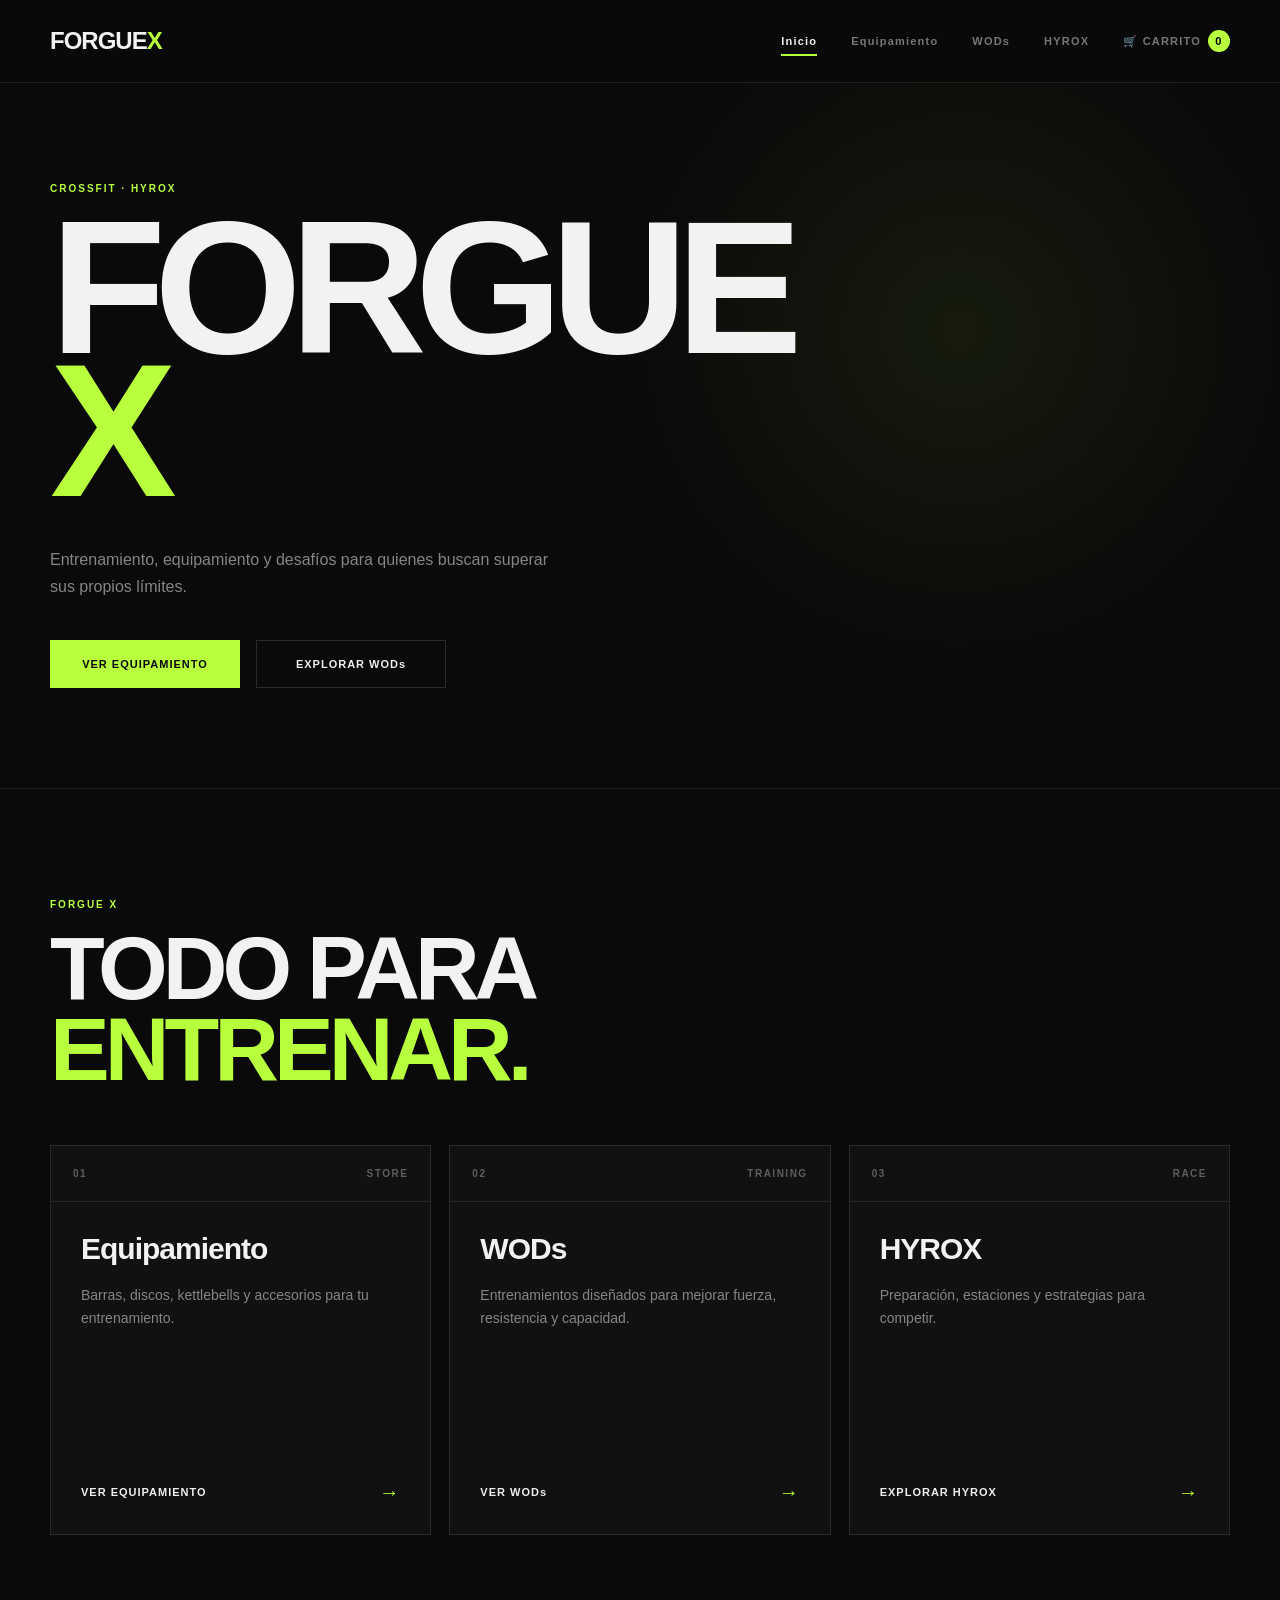
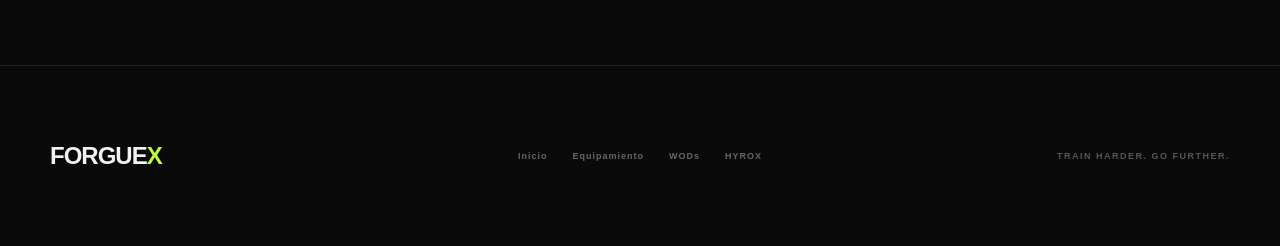
<file: index.html>
<!DOCTYPE html>
<html lang="es">
<head>
    <meta charset="UTF-8">
    <meta name="viewport" content="width=device-width, initial-scale=1.0">

    <title>FORGUE X | CrossFit & HYROX</title>

    <link rel="stylesheet" href="style.css">
</head>

<body>

    <!-- NAVBAR -->
    <header class="navbar">

        <a href="index.html" class="logo">
            FORGUE<span>X</span>
        </a>

        <nav>
            <a href="index.html" class="active">Inicio</a>
            <a href="equipamiento.html">Equipamiento</a>
            <a href="wods.html">WODs</a>
            <a href="hyrox.html">HYROX</a>
            <a href="carrito.html" class="cart-nav">
              🛒 CARRITO <span id="cart-count">0</span>
</a>
        </nav>

    </header>


    <main>

        <!-- HERO -->
        <section class="hero">

            <div class="hero-content">

                <p class="eyebrow">CROSSFIT · HYROX</p>

                <h1>
                    FORGUE<br>
                    <span>X</span>
                </h1>

                <p class="hero-text">
                    Entrenamiento, equipamiento y desafíos para
                    quienes buscan superar sus propios límites.
                </p>

                <div class="hero-buttons">

                    <a href="equipamiento.html" class="btn btn-primary">
                        VER EQUIPAMIENTO
                    </a>

                    <a href="wods.html" class="btn btn-secondary">
                        EXPLORAR WODs
                    </a>

                </div>

            </div>

        </section>


        <!-- CATEGORÍAS -->
        <section class="categories">

            <div class="section-heading">

                <p class="eyebrow">FORGUE X</p>

                <h2>
                    TODO PARA<br>
                    <span>ENTRENAR.</span>
                </h2>

            </div>


            <div class="category-grid">

                <a href="equipamiento.html" class="category-card">

                    <div class="category-top">
                        <span>01</span>
                        <span>STORE</span>
                    </div>

                    <div class="category-content">

                        <h3>Equipamiento</h3>

                        <p>
                            Barras, discos, kettlebells y accesorios
                            para tu entrenamiento.
                        </p>

                        <div class="category-button">
                            VER EQUIPAMIENTO
                            <span>→</span>
                        </div>

                    </div>

                </a>


                <a href="wods.html" class="category-card">

                    <div class="category-top">
                        <span>02</span>
                        <span>TRAINING</span>
                    </div>

                    <div class="category-content">

                        <h3>WODs</h3>

                        <p>
                            Entrenamientos diseñados para mejorar
                            fuerza, resistencia y capacidad.
                        </p>

                        <div class="category-button">
                            VER WODs
                            <span>→</span>
                        </div>

                    </div>

                </a>


                <a href="hyrox.html" class="category-card">

                    <div class="category-top">
                        <span>03</span>
                        <span>RACE</span>
                    </div>

                    <div class="category-content">

                        <h3>HYROX</h3>

                        <p>
                            Preparación, estaciones y estrategias
                            para competir.
                        </p>

                        <div class="category-button">
                            EXPLORAR HYROX
                            <span>→</span>
                        </div>

                    </div>

                </a>

            </div>

        </section>

    </main>


    <!-- FOOTER -->
    <footer>

        <div class="footer-inner">

            <a href="index.html" class="logo">
                FORGUE<span>X</span>
            </a>

            <div class="footer-links">

                <a href="index.html">Inicio</a>
                <a href="equipamiento.html">Equipamiento</a>
                <a href="wods.html">WODs</a>
                <a href="hyrox.html">HYROX</a>

            </div>

            <p>
                TRAIN HARDER. GO FURTHER.
            </p>

        </div>

    </footer>
<script src="cart.js"></script>

</body>
</html>
</file>
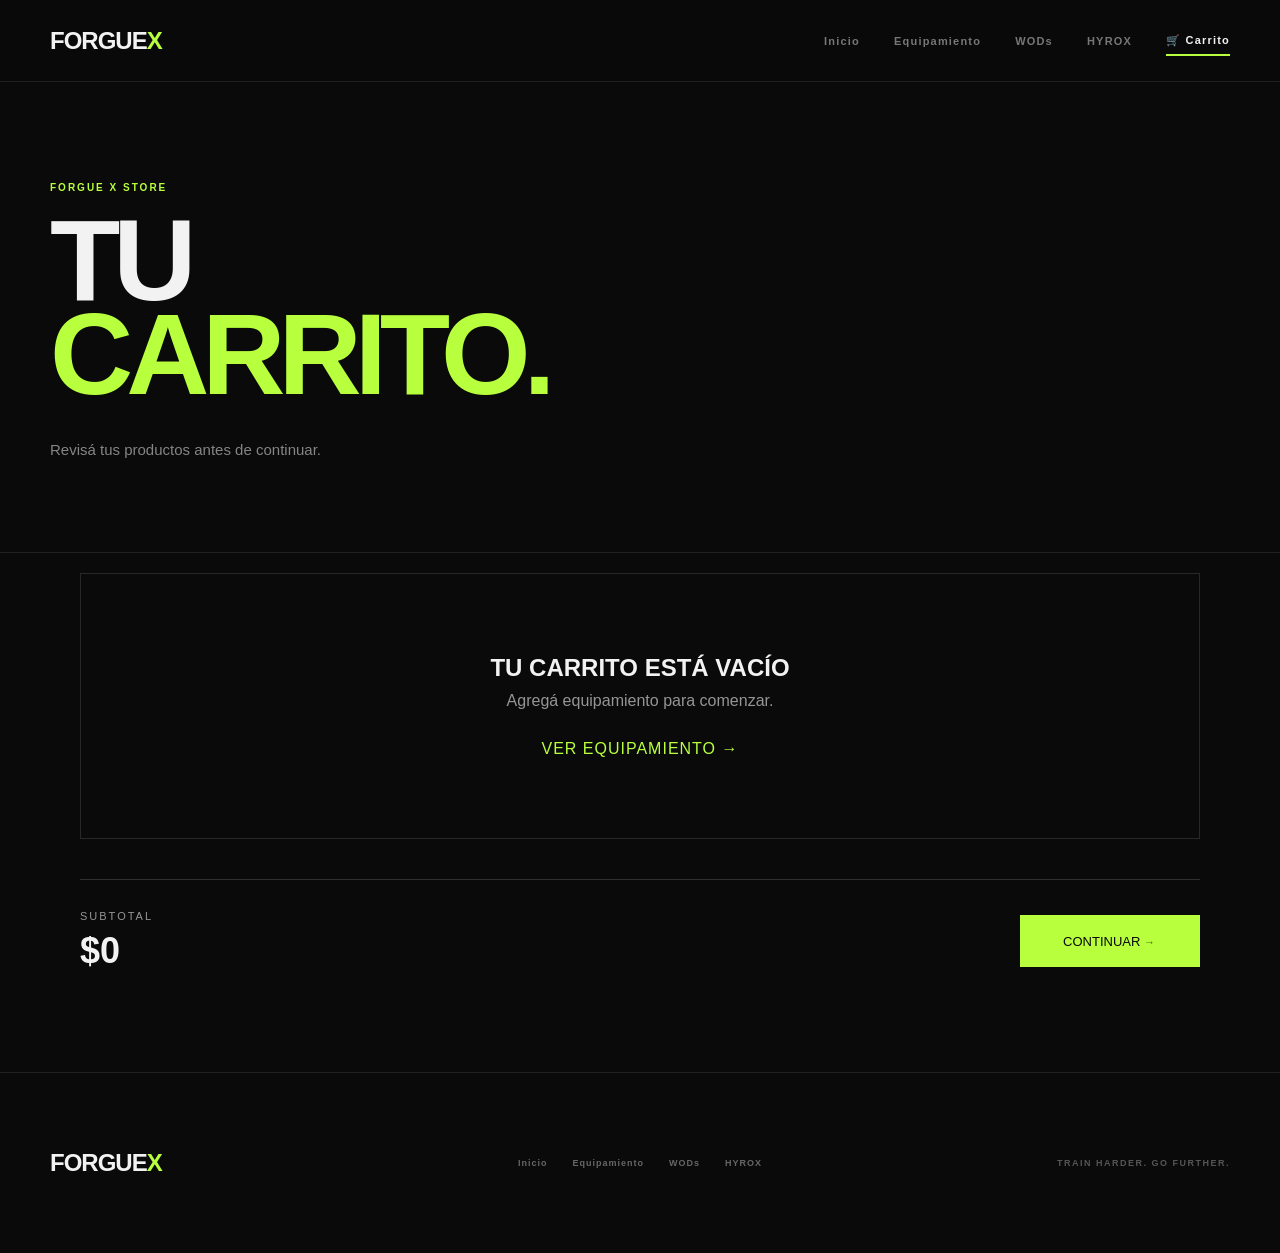
<file: carrito.html>
<!DOCTYPE html>
<html lang="es">
<head>
    <meta charset="UTF-8">
    <meta name="viewport" content="width=device-width, initial-scale=1.0">

    <title>FORGUE X | Carrito</title>

    <link rel="stylesheet" href="style.css?v=2">
</head>

<body>

    <!-- NAVBAR -->

    <header class="navbar">

        <a href="index.html" class="logo">
            FORGUE<span>X</span>
        </a>

        <nav>

            <a href="index.html">Inicio</a>

            <a href="equipamiento.html">
                Equipamiento
            </a>

            <a href="wods.html">
                WODs
            </a>

            <a href="hyrox.html">
                HYROX
            </a>

            <a href="carrito.html" class="active">
                🛒 Carrito
            </a>

        </nav>

    </header>


    <!-- CONTENIDO -->

    <main>

        <section class="page-header">

            <p class="eyebrow">
                FORGUE X STORE
            </p>

            <h1>
                TU<br>
                <span>CARRITO.</span>
            </h1>

            <p>
                Revisá tus productos antes de continuar.
            </p>

        </section>


        <section class="cart-section">

            <div id="cart-items">

                <!-- Los productos aparecerán acá -->

            </div>


            <div class="cart-summary">

                <div>
                    <span>SUBTOTAL</span>

                    <strong id="cart-total">
                        $0
                    </strong>
                </div>


                <button class="add-cart" id="checkout-button">

                    CONTINUAR

                    <span>→</span>

                </button>
                <script>

    document
        .getElementById("checkout-button")
        .addEventListener("click", function () {

            if (cart.length === 0) {

                alert(
                    "Tu carrito está vacío."
                );

                return;
            }

            window.location.href =
                "checkout.html";

        });

</script>

            </div>

        </section>

    </main>


    <!-- FOOTER -->

    <footer>

        <div class="footer-inner">

            <a href="index.html" class="logo">
                FORGUE<span>X</span>
            </a>

            <div class="footer-links">

                <a href="index.html">
                    Inicio
                </a>

                <a href="equipamiento.html">
                    Equipamiento
                </a>

                <a href="wods.html">
                    WODs
                </a>

                <a href="hyrox.html">
                    HYROX
                </a>

            </div>

            <p>
                TRAIN HARDER. GO FURTHER.
            </p>

        </div>

    </footer>


    <!-- JAVASCRIPT -->

    <script src="cart.js"></script>


    <script>

        function renderCart() {

            const container =
                document.getElementById("cart-items");

            const totalElement =
                document.getElementById("cart-total");


            if (cart.length === 0) {

                container.innerHTML = `
                    <div class="empty-cart">

                        <h2>
                            TU CARRITO ESTÁ VACÍO
                        </h2>

                        <p>
                            Agregá equipamiento para comenzar.
                        </p>

                        <a href="equipamiento.html">
                            VER EQUIPAMIENTO →
                        </a>

                    </div>
                `;

                totalElement.textContent = "$0";

                return;

            }


            container.innerHTML = "";


            cart.forEach(product => {

                const item =
                    document.createElement("article");

                item.className = "cart-item";


                item.innerHTML = `

                    <div class="cart-item-info">

                        <span class="product-category">
                            EQUIPAMIENTO
                        </span>

                        <h3>
                            ${product.name}
                        </h3>

                        <p>
                            $${product.price.toLocaleString("es-AR")}
                        </p>

                    </div>


                    <div class="cart-quantity">

                        <button
                            onclick="changeQuantity('${product.id}', -1)"
                        >
                            −
                        </button>

                        <strong>
                            ${product.quantity}
                        </strong>

                        <button
                            onclick="changeQuantity('${product.id}', 1)"
                        >
                            +
                        </button>

                    </div>


                    <strong class="cart-item-total">

                        $${(
                            product.price *
                            product.quantity
                        ).toLocaleString("es-AR")}

                    </strong>


                    <button
                        class="remove-cart"
                        onclick="removeFromCart('${product.id}')"
                    >
                        ELIMINAR
                    </button>

                `;


                container.appendChild(item);

            });


            totalElement.textContent =
                "$" +
                getCartTotal().toLocaleString("es-AR");

        }


        function changeQuantity(id, amount) {

            const product =
                cart.find(item => item.id === id);


            if (!product) return;


            product.quantity += amount;


            if (product.quantity <= 0) {

                cart =
                    cart.filter(item => item.id !== id);

            }


            saveCart();

            renderCart();

        }


        function removeFromCart(id) {

            cart =
                cart.filter(item => item.id !== id);


            saveCart();

            renderCart();

        }


        renderCart();

    </script>

</body>
</html>
</file>
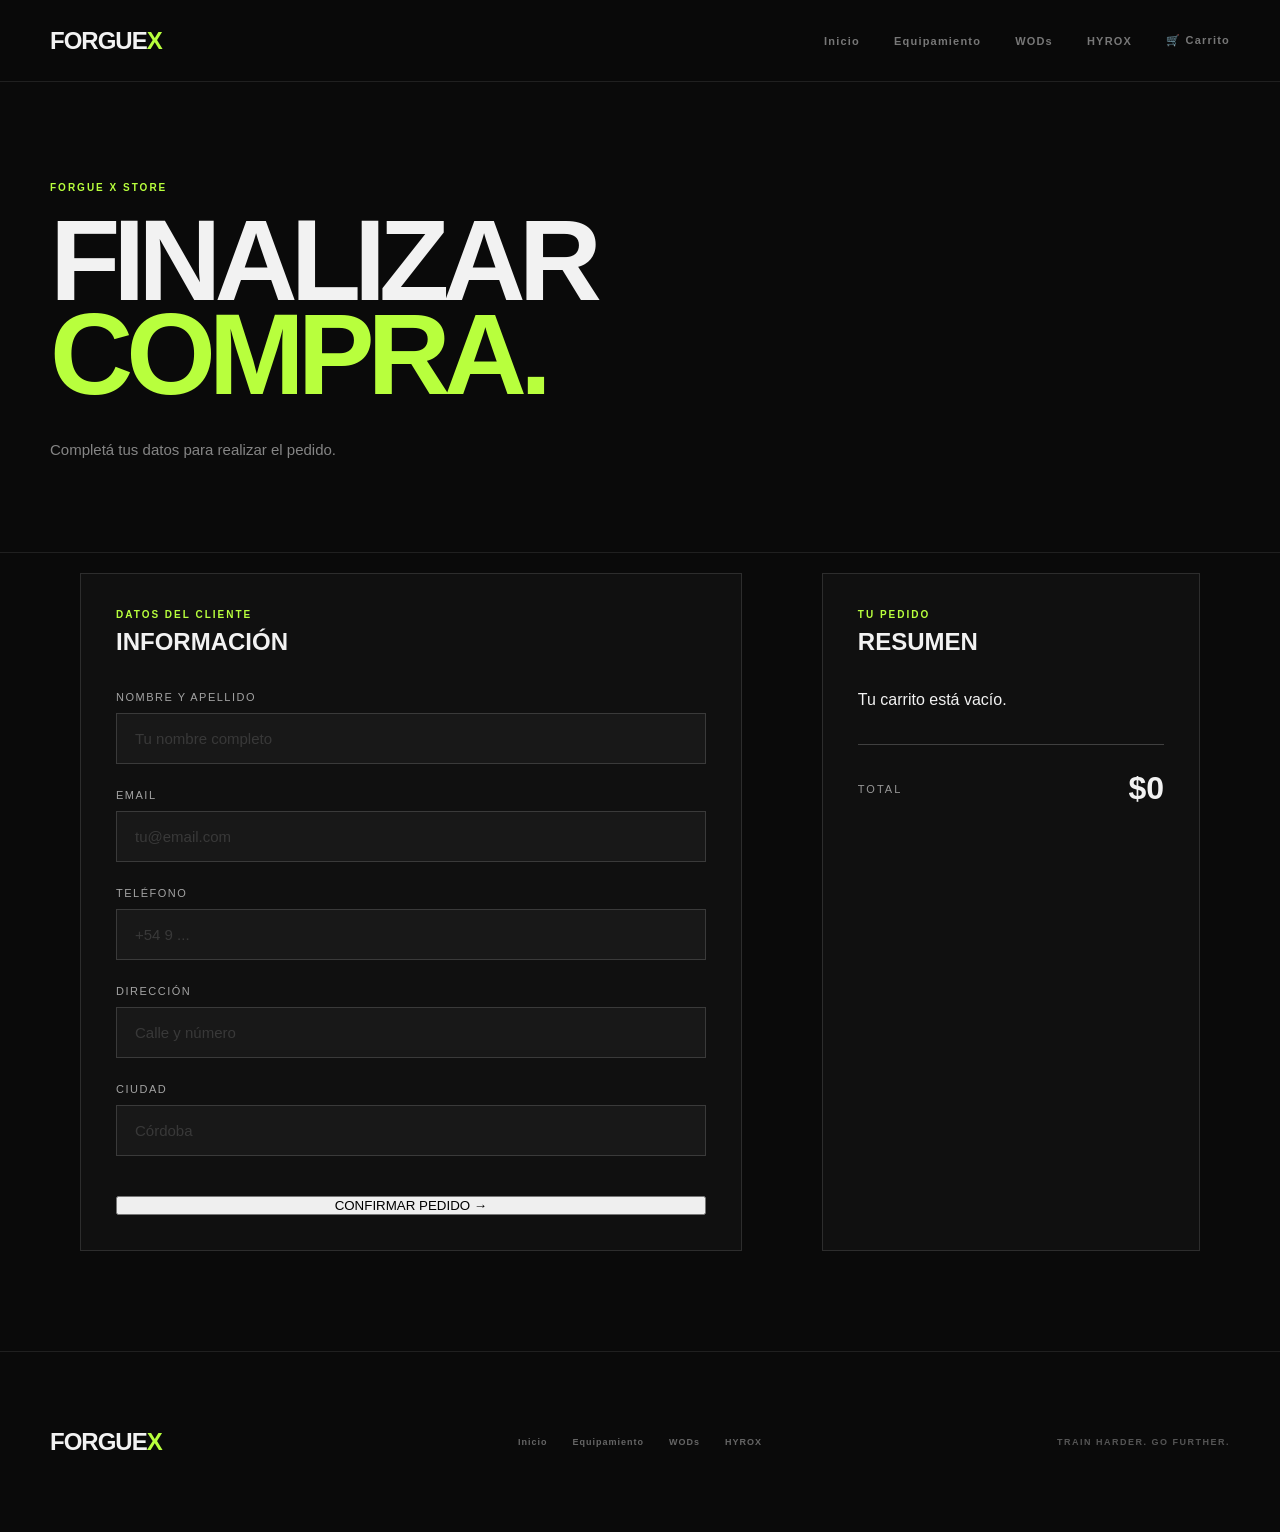
<file: checkout.html>
<!DOCTYPE html>
<html lang="es">

<head>
    <meta charset="UTF-8">

    <meta
        name="viewport"
        content="width=device-width, initial-scale=1.0"
    >

    <title>FORGUE X | Checkout</title>

    <link rel="stylesheet" href="style.css">
</head>


<body>

    <!-- NAVBAR -->

    <header class="navbar">

        <a href="index.html" class="logo">
            FORGUE<span>X</span>
        </a>

        <nav>

            <a href="index.html">
                Inicio
            </a>

            <a href="equipamiento.html">
                Equipamiento
            </a>

            <a href="wods.html">
                WODs
            </a>

            <a href="hyrox.html">
                HYROX
            </a>

            <a href="carrito.html">
                🛒 Carrito
            </a>

        </nav>

    </header>


    <!-- CHECKOUT -->

    <main>

        <section class="page-header">

            <p class="eyebrow">
                FORGUE X STORE
            </p>

            <h1>
                FINALIZAR<br>
                <span>COMPRA.</span>
            </h1>

            <p>
                Completá tus datos para realizar el pedido.
            </p>

        </section>


        <section class="checkout-section">

            <!-- DATOS DEL CLIENTE -->

            <div class="checkout-form">

                <p class="eyebrow">
                    DATOS DEL CLIENTE
                </p>

                <h2>
                    INFORMACIÓN
                </h2>


                <div class="form-group">

                    <label for="name">
                        NOMBRE Y APELLIDO
                    </label>

                    <input
                        type="text"
                        id="name"
                        placeholder="Tu nombre completo"
                    >

                </div>


                <div class="form-group">

                    <label for="email">
                        EMAIL
                    </label>

                    <input
                        type="email"
                        id="email"
                        placeholder="tu@email.com"
                    >

                </div>


                <div class="form-group">

                    <label for="phone">
                        TELÉFONO
                    </label>

                    <input
                        type="tel"
                        id="phone"
                        placeholder="+54 9 ..."
                    >

                </div>


                <div class="form-group">

                    <label for="address">
                        DIRECCIÓN
                    </label>

                    <input
                        type="text"
                        id="address"
                        placeholder="Calle y número"
                    >

                </div>


                <div class="form-group">

                    <label for="city">
                        CIUDAD
                    </label>

                    <input
                        type="text"
                        id="city"
                        placeholder="Córdoba"
                    >

                </div>


                <button
                    class="add-cart"
                    id="confirm-order"
                >

                    CONFIRMAR PEDIDO

                    <span>→</span>

                </button>

            </div>


            <!-- RESUMEN -->

            <div class="checkout-summary">

                <p class="eyebrow">
                    TU PEDIDO
                </p>

                <h2>
                    RESUMEN
                </h2>


                <div id="checkout-items">

                    <!-- Productos -->

                </div>


                <div class="checkout-total">

                    <span>
                        TOTAL
                    </span>

                    <strong id="checkout-total">
                        $0
                    </strong>

                </div>

            </div>

        </section>

    </main>


    <!-- FOOTER -->

    <footer>

        <div class="footer-inner">

            <a href="index.html" class="logo">
                FORGUE<span>X</span>
            </a>

            <div class="footer-links">

                <a href="index.html">
                    Inicio
                </a>

                <a href="equipamiento.html">
                    Equipamiento
                </a>

                <a href="wods.html">
                    WODs
                </a>

                <a href="hyrox.html">
                    HYROX
                </a>

            </div>

            <p>
                TRAIN HARDER. GO FURTHER.
            </p>

        </div>

    </footer>


    <!-- CART -->

    <script src="cart.js"></script>


    <script>

        const checkoutItems =
            document.getElementById("checkout-items");

        const checkoutTotal =
            document.getElementById("checkout-total");


        function renderCheckout() {

            checkoutItems.innerHTML = "";


            if (cart.length === 0) {

                checkoutItems.innerHTML = `
                    <p>
                        Tu carrito está vacío.
                    </p>
                `;

                checkoutTotal.textContent = "$0";

                return;
            }


            cart.forEach(product => {

                const item =
                    document.createElement("div");

                item.className =
                    "checkout-item";


                item.innerHTML = `

                    <div>

                        <strong>
                            ${product.name}
                        </strong>

                        <span>
                            × ${product.quantity}
                        </span>

                    </div>

                    <strong>
                        $${(
                            product.price *
                            product.quantity
                        ).toLocaleString("es-AR")}
                    </strong>

                `;


                checkoutItems.appendChild(item);

            });


            checkoutTotal.textContent =
                "$" +
                getCartTotal().toLocaleString("es-AR");

        }


        renderCheckout();


        // CONFIRMAR PEDIDO

        document
            .getElementById("confirm-order")
            .addEventListener("click", function () {

                const name =
                    document.getElementById("name").value;

                const email =
                    document.getElementById("email").value;

                const phone =
                    document.getElementById("phone").value;

                const address =
                    document.getElementById("address").value;

                const city =
                    document.getElementById("city").value;


                if (
                    !name ||
                    !email ||
                    !phone ||
                    !address ||
                    !city
                ) {

                    alert(
                        "Completá todos los campos antes de continuar."
                    );

                    return;
                }


                alert(
                    "¡Pedido recibido! Gracias por comprar en FORGUE X."
                );

            });

    </script>

</body>

</html>
</file>
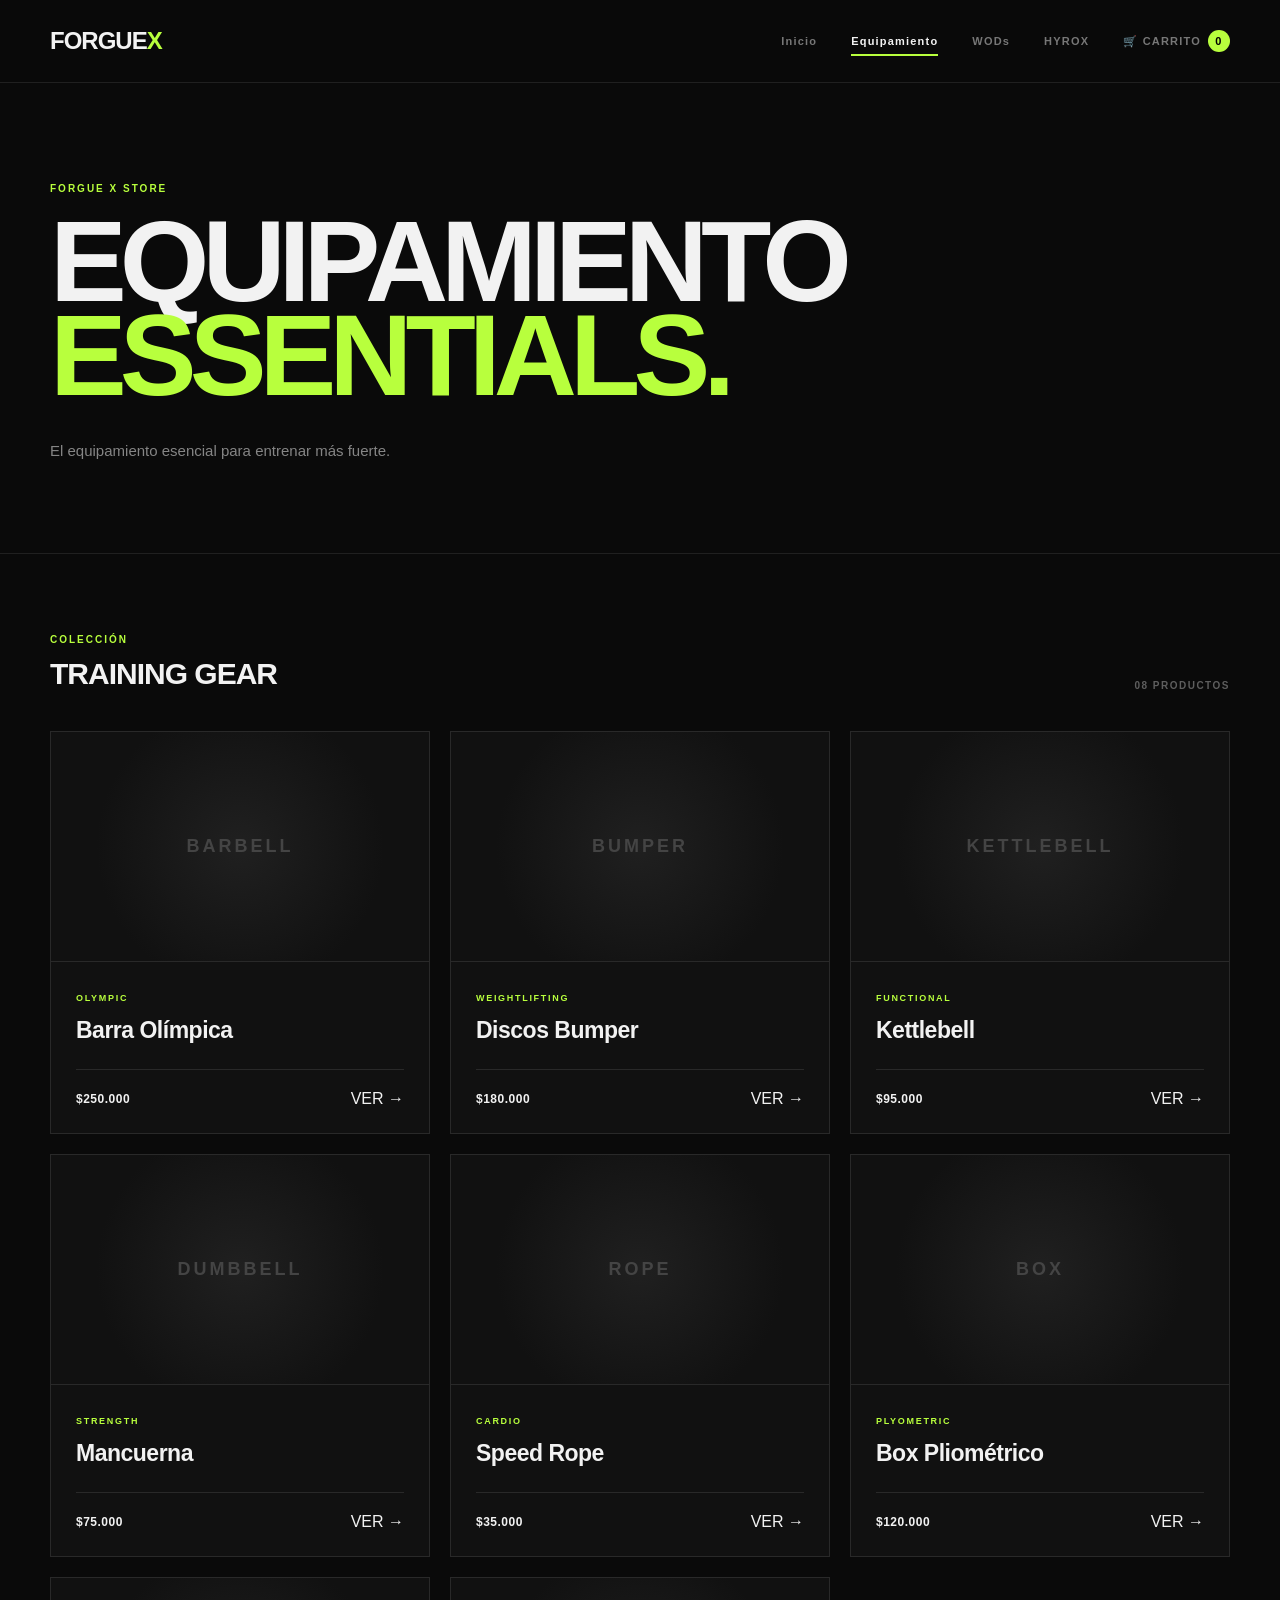
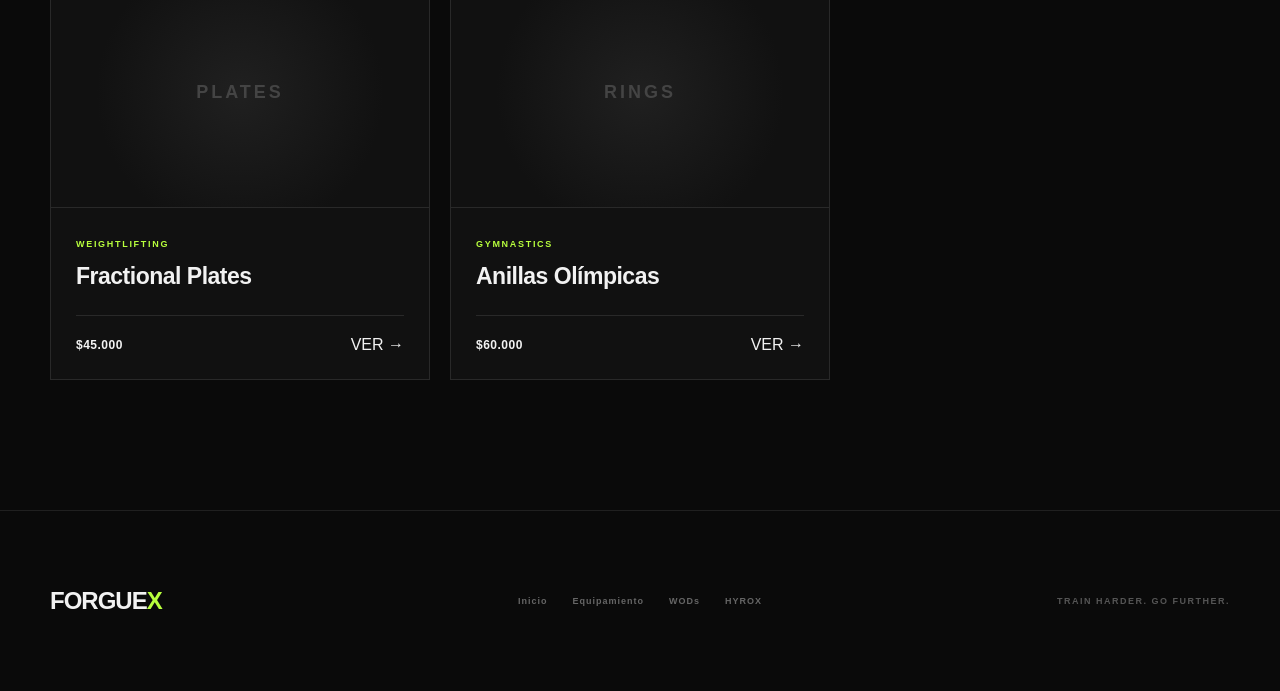
<file: equipamiento.html>
<!DOCTYPE html>
<html lang="es">
<head>
    <meta charset="UTF-8">
    <meta name="viewport" content="width=device-width, initial-scale=1.0">

    <title>FORGUE X | Equipamiento</title>

    <link rel="stylesheet" href="style.css?v=4">
</head>

<body>

    <!-- NAVBAR -->
    <header class="navbar">

        <a href="index.html" class="logo">
            FORGUE<span>X</span>
        </a>

        <nav>
            <a href="index.html">Inicio</a>
            <a href="equipamiento.html" class="active">Equipamiento</a>
            <a href="wods.html">WODs</a>
            <a href="hyrox.html">HYROX</a>
            <a href="carrito.html" class="cart-nav">
    🛒 CARRITO <span id="cart-count">0</span>
</a>
        </nav>

    </header>


    <main>

        <!-- HEADER -->
        <section class="page-header">

            <p class="eyebrow">FORGUE X STORE</p>

            <h1>
                EQUIPAMIENTO<br>
                <span>ESSENTIALS.</span>
            </h1>

            <p>
                El equipamiento esencial para entrenar
                más fuerte.
            </p>

        </section>


        <!-- PRODUCTOS -->
        <section class="products-section">

            <div class="products-top">

                <div>
                    <p class="eyebrow">COLECCIÓN</p>
                    <h2>TRAINING GEAR</h2>
                </div>

                <span class="product-count">
                    08 PRODUCTOS
                </span>

            </div>


            <div class="products-grid">


                <article 
    class="product-card"
    data-id="barra-olimpica"
    data-name="Barra Olímpica"
    data-price="250000"
>

                    <div class="product-image">
                        <span>BARBELL</span>
                    </div>

                    <div class="product-info">

                        <span class="product-category">
                            OLYMPIC
                        </span>

                        <h3>Barra Olímpica</h3>

                        <div class="product-bottom">
                            <strong>$250.000</strong>
                            <a href="producto.html?id=1">VER →</a>
                        </div>

                    </div>

                </article>


                <article 
    class="product-card"
    data-id="discos-bumper"
    data-name="Discos Bumper"
    data-price="180000"
 >

                    <div class="product-image">
                        <span>BUMPER</span>
                    </div>

                    <div class="product-info">

                        <span class="product-category">
                            WEIGHTLIFTING
                    
                        </span>

                        <h3>Discos Bumper</h3>

                        <div class="product-bottom">
                            <strong>$180.000</strong>
                            <a href="producto.html?id=2">VER →</a>
                        </div>

                    </div>

                </article>


                <article 
    class="product-card"
    data-id="kettlebell"
    data-name="Kettlebell"
    data-price="95000"
>

                    <div class="product-image">
                        <span>KETTLEBELL</span>
                    </div>

                    <div class="product-info">

                        <span class="product-category">
                            FUNCTIONAL
                        </span>

                        <h3>Kettlebell</h3>

                        <div class="product-bottom">
                            <strong>$95.000</strong>
                            <a href="producto.html?id=3">VER →</a>
                        </div>

                    </div>

                </article>


                <article 
    class="product-card"
    data-id="mancuerna"
    data-name="Mancuerna"
    data-price="75000"
>

                    <div class="product-image">
                        <span>DUMBBELL</span>
                    </div>

                    <div class="product-info">

                        <span class="product-category">
                            STRENGTH
                        </span>

                        <h3>Mancuerna</h3>

                        <div class="product-bottom">
                            <strong>$75.000</strong>
                            <a href="producto.html?id=4">VER →</a>
                        </div>

                    </div>

                </article>


                <article 
    class="product-card"
    data-id="speed-rope"
    data-name="Speed Rope"
    data-price="35000"
>

                    <div class="product-image">
                        <span>ROPE</span>
                    </div>

                    <div class="product-info">

                        <span class="product-category">
                            CARDIO
                        </span>

                        <h3>Speed Rope</h3>

                        <div class="product-bottom">
                            <strong>$35.000</strong>
                            <a href="producto.html?id=5">VER →</a>
                        </div>

                    </div>

                </article>


                <article 
    class="product-card"
    data-id="box-pliométrico"
    data-name="Box Pliométrico"
    data-price="120000"
>

                    <div class="product-image">
                        <span>BOX</span>
                    </div>

                    <div class="product-info">

                        <span class="product-category">
                            PLYOMETRIC
                        </span>

                        <h3>Box Pliométrico</h3>

                        <div class="product-bottom">
                            <strong>$120.000</strong>
                            <a href="producto.html?id=6">VER →</a>
                        </div>

                    </div>

                </article>


                <article 
    class="product-card"
    data-id="discos-bumper"
    data-name="Discos Bumper"
    data-price="180000"
>

                    <div class="product-image">
                        <span>PLATES</span>
                    </div>

                    <div class="product-info">

                        <span class="product-category">
                            WEIGHTLIFTING
                        </span>

                        <h3>Fractional Plates</h3>

                        <div class="product-bottom">
                            <strong>$45.000</strong>
                            <a href="producto.html?id=7">VER →</a>
                        </div>

                    </div>

                </article>


                <article 
    class="product-card"
    data-id="anillas-olimpicas"
    data-name="Anillas Olímpicas"
    data-price="60000"
>

                    <div class="product-image">
                        <span>RINGS</span>
                    </div>

                    <div class="product-info">

                        <span class="product-category">
                            GYMNASTICS
                        </span>

                        <h3>Anillas Olímpicas</h3>

                        <div class="product-bottom">
                            <strong>$60.000</strong>
                            <a href="producto.html?id=8">VER →</a>
                        </div>

                    </div>

                </article>


            </div>

        </section>

    </main>


    <!-- FOOTER -->
    <footer>

        <div class="footer-inner">

            <a href="index.html" class="logo">
                FORGUE<span>X</span>
            </a>

            <div class="footer-links">

                <a href="index.html">Inicio</a>
                <a href="equipamiento.html">Equipamiento</a>
                <a href="wods.html">WODs</a>
                <a href="hyrox.html">HYROX</a>

            </div>

            <p>
                TRAIN HARDER. GO FURTHER.
            </p>

        </div>

    </footer>
<script src="cart.js"></script>

</body>
</html>
</file>
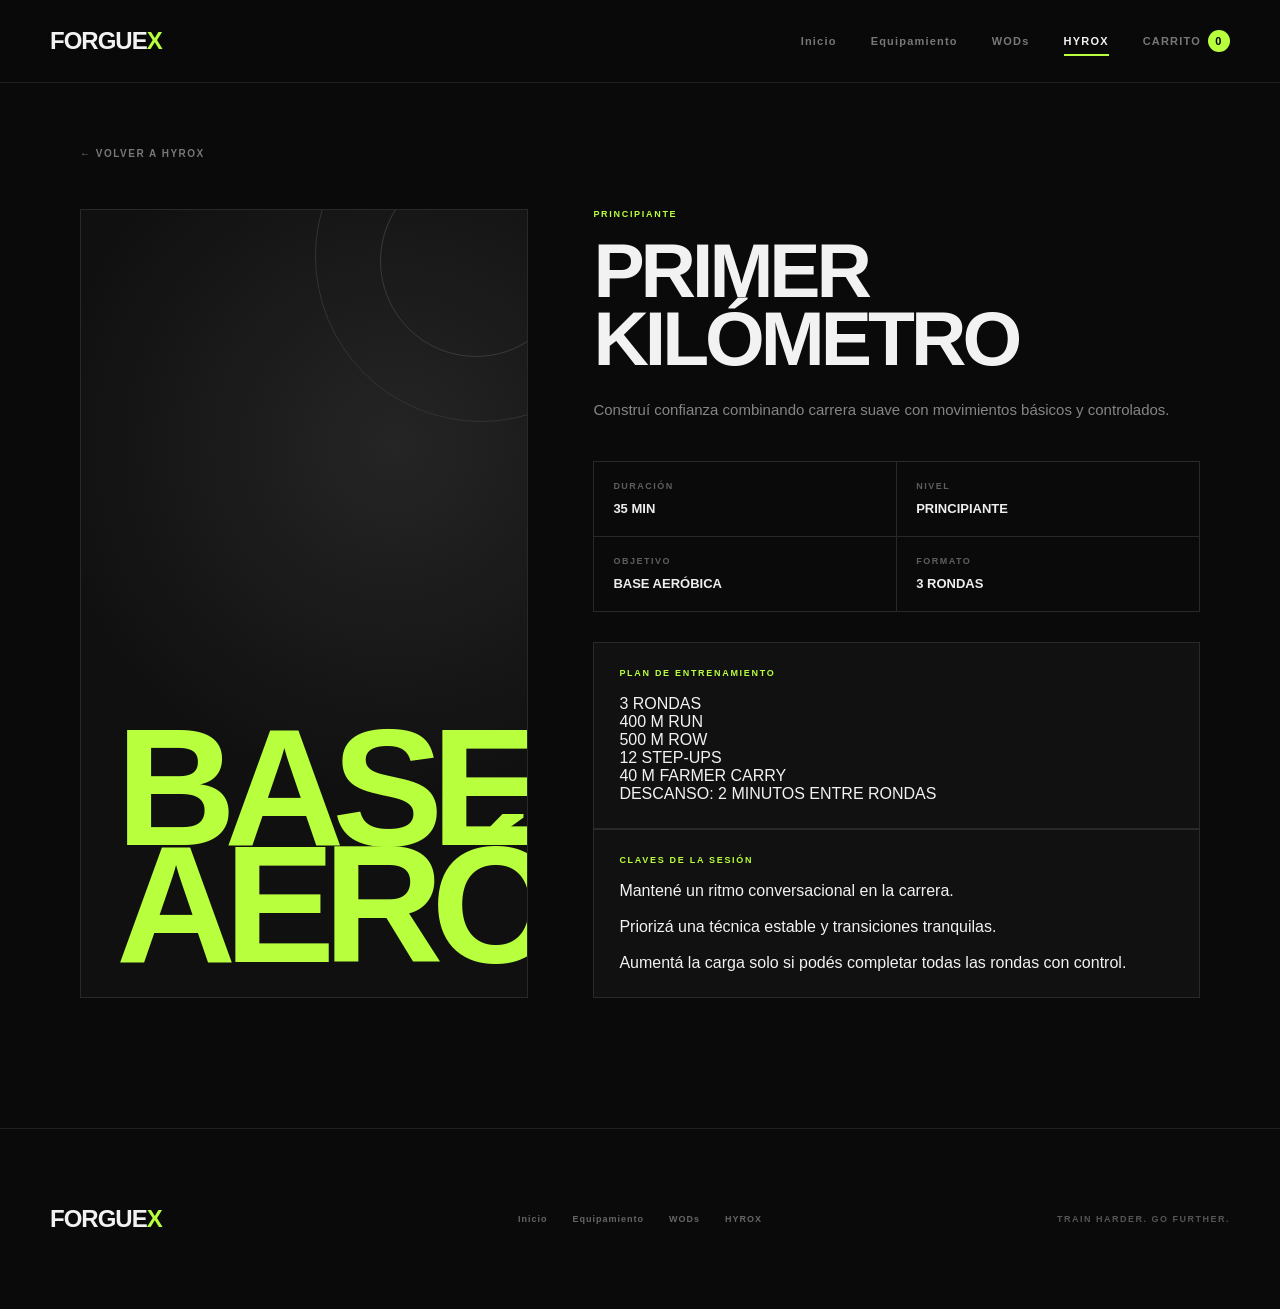
<file: hyrox-estacion.html>
<!DOCTYPE html>
<html lang="es">
<head>
    <meta charset="UTF-8">
    <meta name="viewport" content="width=device-width, initial-scale=1.0">
    <title>FORGUE X | HYROX PLAN</title>
    <link rel="stylesheet" href="style.css?v=3">
</head>
<body>
    <header class="navbar">
        <a href="index.html" class="logo">FORGUE<span>X</span></a>
        <nav>
            <a href="index.html">Inicio</a>
            <a href="equipamiento.html">Equipamiento</a>
            <a href="wods.html">WODs</a>
            <a href="hyrox.html" class="active">HYROX</a>
            <a href="carrito.html" class="cart-nav">CARRITO <span id="cart-count">0</span></a>
        </nav>
    </header>

    <main>
        <section class="product-detail">
            <a href="hyrox.html" class="back-link">← VOLVER A HYROX</a>
            <div class="product-detail-grid">
                <div class="product-detail-visual"><span id="plan-type">BASE AERÓBICA</span></div>
                <div class="product-detail-info">
                    <span class="product-category" id="plan-category">PRINCIPIANTE</span>
                    <h1 id="plan-name">PRIMER KILÓMETRO</h1>
                    <p class="product-description" id="plan-description"></p>
                    <div class="product-specs">
                        <div class="spec"><span>DURACIÓN</span><strong id="plan-duration"></strong></div>
                        <div class="spec"><span>NIVEL</span><strong id="plan-level"></strong></div>
                        <div class="spec"><span>OBJETIVO</span><strong id="plan-goal"></strong></div>
                        <div class="spec"><span>FORMATO</span><strong id="plan-format"></strong></div>
                    </div>
                    <div class="wod-workout">
                        <span class="product-category">PLAN DE ENTRENAMIENTO</span>
                        <div id="plan-workout-content"></div>
                    </div>
                    <div class="wod-workout">
                        <span class="product-category">CLAVES DE LA SESIÓN</span>
                        <div id="plan-strategy-content"></div>
                    </div>
                </div>
            </div>
        </section>
    </main>

    <footer><div class="footer-inner"><a href="index.html" class="logo">FORGUE<span>X</span></a><div class="footer-links"><a href="index.html">Inicio</a><a href="equipamiento.html">Equipamiento</a><a href="wods.html">WODs</a><a href="hyrox.html">HYROX</a></div><p>TRAIN HARDER. GO FURTHER.</p></div></footer>

    <script>
        const plans = {
            1: { type: "BASE AERÓBICA", level: "PRINCIPIANTE", name: "PRIMER KILÓMETRO", description: "Construí confianza combinando carrera suave con movimientos básicos y controlados.", duration: "35 MIN", goal: "BASE AERÓBICA", format: "3 RONDAS", workout: "3 RONDAS|400 M RUN|500 M ROW|12 STEP-UPS|40 M FARMER CARRY|DESCANSO: 2 MINUTOS ENTRE RONDAS", strategy: "Mantené un ritmo conversacional en la carrera.|Priorizá una técnica estable y transiciones tranquilas.|Aumentá la carga solo si podés completar todas las rondas con control." },
            2: { type: "CONTROL", level: "PRINCIPIANTE", name: "RITMO SOSTENIDO", description: "Aprendé a sostener un esfuerzo parejo sin perder técnica ni respiración.", duration: "40 MIN", goal: "PACING", format: "4 RONDAS", workout: "4 RONDAS|600 M RUN|400 M SKI ERG|10 WALL BALLS|12 REVERSE LUNGES|DESCANSO: 90 SEGUNDOS ENTRE RONDAS", strategy: "Salí por debajo de tu máximo.|Respirá de forma regular en los wall balls.|Buscá que la última ronda se parezca a la primera." },
            3: { type: "SKILLS", level: "PRINCIPIANTE", name: "TÉCNICA EN ESTACIONES", description: "Mejorá posiciones, transiciones y economía antes de sumar intensidad.", duration: "30 MIN", goal: "TÉCNICA", format: "3 SERIES", workout: "3 SERIES|15 M SLED PUSH|6 BURPEES|400 M ROW|10 WALL BALLS|DESCANSO: 2 MINUTOS ENTRE SERIES", strategy: "Usá una carga que te permita moverte sin pausas largas.|Practicá entrar y salir de cada estación con calma.|La calidad técnica es prioridad." },
            4: { type: "BUILD", level: "PRINCIPIANTE", name: "MOTOR COMPLETO", description: "Una sesión accesible para unir fuerza, carrera y capacidad de recuperación.", duration: "45 MIN", goal: "RESISTENCIA", format: "4 RONDAS", workout: "4 RONDAS|500 M RUN|12 KETTLEBELL DEADLIFTS|50 M FARMER CARRY|12 STEP-UPS|DESCANSO: 2 MINUTOS ENTRE RONDAS", strategy: "Mantené el tronco firme en cada repetición.|Elegí una carga sostenible para completar la distancia sin cortar.|Caminá durante el descanso y retomá con respiración controlada." },
            5: { type: "ENGINE", level: "INTERMEDIO", name: "ENGINE MIXTO", description: "Alterná esfuerzos largos y estaciones exigentes para mejorar tu capacidad de trabajo.", duration: "50 MIN", goal: "RESISTENCIA BAJO FATIGA", format: "4 RONDAS", workout: "4 RONDAS|800 M RUN|500 M SKI ERG|20 M SLED PULL|8 BURPEE BROAD JUMPS|DESCANSO: 2 MINUTOS ENTRE RONDAS", strategy: "Controlá el primer kilómetro para reservar energía.|Mantené tirones cortos y continuos en el sled.|Aterrizá cada salto con estabilidad antes de volver a correr." },
            6: { type: "POWER", level: "INTERMEDIO", name: "POTENCIA Y TRACCIÓN", description: "Desarrollá fuerza específica para mover cargas sin comprometer la carrera.", duration: "55 MIN", goal: "FUERZA FUNCIONAL", format: "5 RONDAS", workout: "5 RONDAS|600 M RUN|20 M SLED PUSH|20 M SLED PULL|60 M FARMER CARRY|DESCANSO: 2:30 MINUTOS ENTRE RONDAS", strategy: "Empujá el sled con pasos cortos y constantes.|Usá piernas y cadera para iniciar cada tirón.|Mantené el agarre firme sin elevar los hombros." },
            7: { type: "RACE", level: "INTERMEDIO", name: "RACE BUILDER", description: "Simulá bloques de carrera y estación para practicar transiciones con ritmo de competencia.", duration: "60 MIN", goal: "RITMO DE CARRERA", format: "4 RONDAS", workout: "4 RONDAS|1 KM RUN|500 M ROW|20 M SANDBAG LUNGES|20 WALL BALLS|DESCANSO: 3 MINUTOS ENTRE RONDAS", strategy: "Definí un ritmo objetivo antes de empezar.|Dividí los wall balls en series sostenibles.|Registrá el tiempo de cada ronda para medir consistencia." },
            8: { type: "THRESHOLD", level: "AVANZADO", name: "UMBRAL HYROX", description: "Trabajá cerca del límite para sostener potencia y velocidad cuando las piernas pesan.", duration: "60 MIN", goal: "TOLERANCIA AL LACTATO", format: "5 RONDAS", workout: "5 RONDAS|1 KM RUN|500 M SKI ERG|10 BURPEES|25 WALL BALLS|DESCANSO: 90 SEGUNDOS ENTRE RONDAS", strategy: "Sostené un ritmo fuerte pero repetible.|Evitá fallar repeticiones en los wall balls.|Usá el descanso para bajar pulsaciones sin enfriarte." },
            9: { type: "SIMULATION", level: "AVANZADO", name: "RACE SIMULATION", description: "Un bloque largo y específico para ensayar estrategia, transiciones y distribución del esfuerzo.", duration: "75 MIN", goal: "PREPARACIÓN COMPETITIVA", format: "3 RONDAS", workout: "3 RONDAS|1,5 KM RUN|25 M SLED PUSH|1 KM RUN|500 M ROW|100 M FARMER CARRY|20 SANDBAG LUNGES|DESCANSO: 4 MINUTOS ENTRE RONDAS", strategy: "Probá el equipamiento y las cargas de competencia.|Ensayá transiciones sin detener el reloj.|Terminá cada ronda con una reserva que te permita sostener el bloque." },
            10: { type: "PEAK", level: "AVANZADO", name: "PEAK PERFORMANCE", description: "La sesión más demandante: volumen alto, descansos cortos y foco total en ejecutar.", duration: "80 MIN", goal: "RENDIMIENTO MÁXIMO", format: "6 RONDAS", workout: "6 RONDAS|1 KM RUN|500 M SKI ERG|20 M SLED PULL|10 BURPEES|25 WALL BALLS|DESCANSO: 2 MINUTOS ENTRE RONDAS", strategy: "Calentá de forma completa antes de comenzar.|Mantené la carrera dentro de tu ritmo de competencia.|Cortá la sesión si la técnica se deteriora de forma repetida." }
        };

        const plan = plans[new URLSearchParams(window.location.search).get("id") || "1"];
        if (plan) {
            document.getElementById("plan-type").textContent = plan.type;
            document.getElementById("plan-category").textContent = plan.level;
            document.getElementById("plan-name").textContent = plan.name;
            document.getElementById("plan-description").textContent = plan.description;
            document.getElementById("plan-duration").textContent = plan.duration;
            document.getElementById("plan-level").textContent = plan.level;
            document.getElementById("plan-goal").textContent = plan.goal;
            document.getElementById("plan-format").textContent = plan.format;
            document.getElementById("plan-workout-content").innerHTML = plan.workout.split("|").join("<br>");
            document.getElementById("plan-strategy-content").innerHTML = plan.strategy.split("|").join("<br><br>");
            document.title = "FORGUE X | " + plan.name;
        }
    </script>
</body>
</html>
</file>
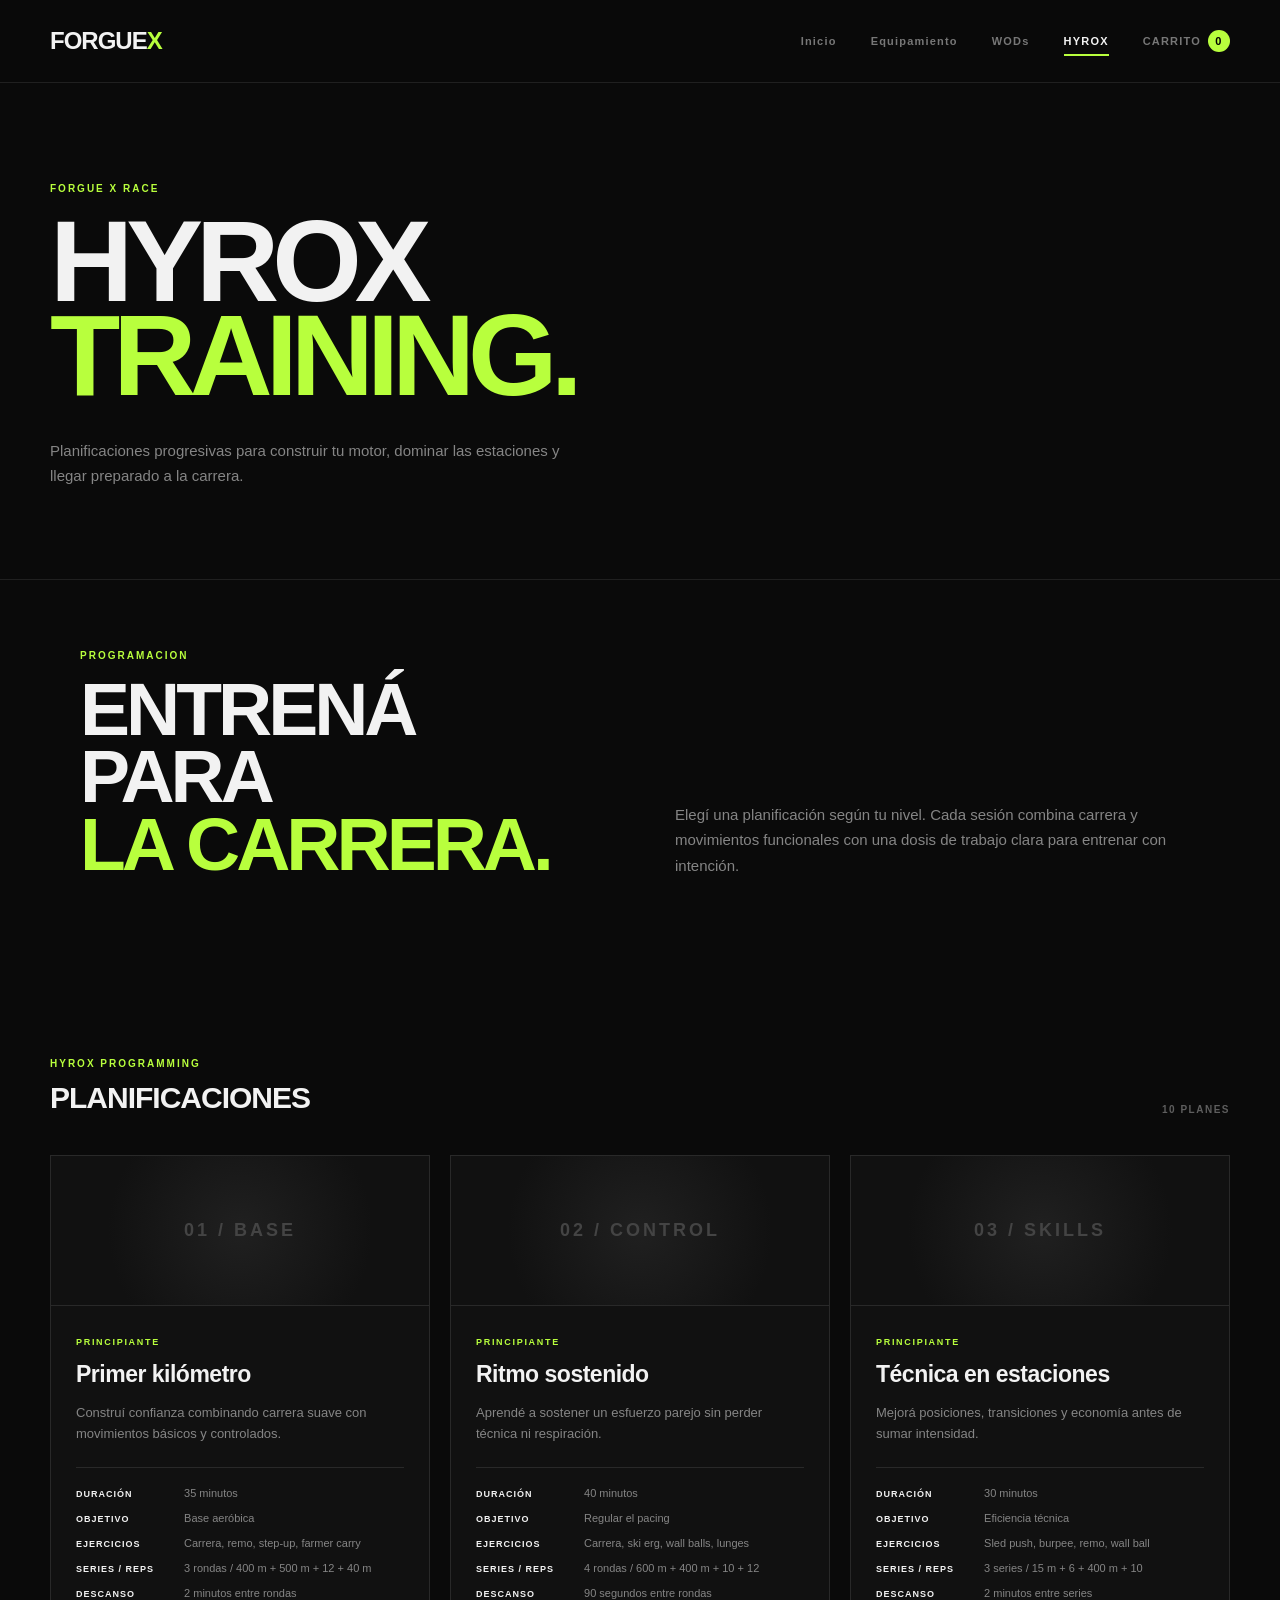
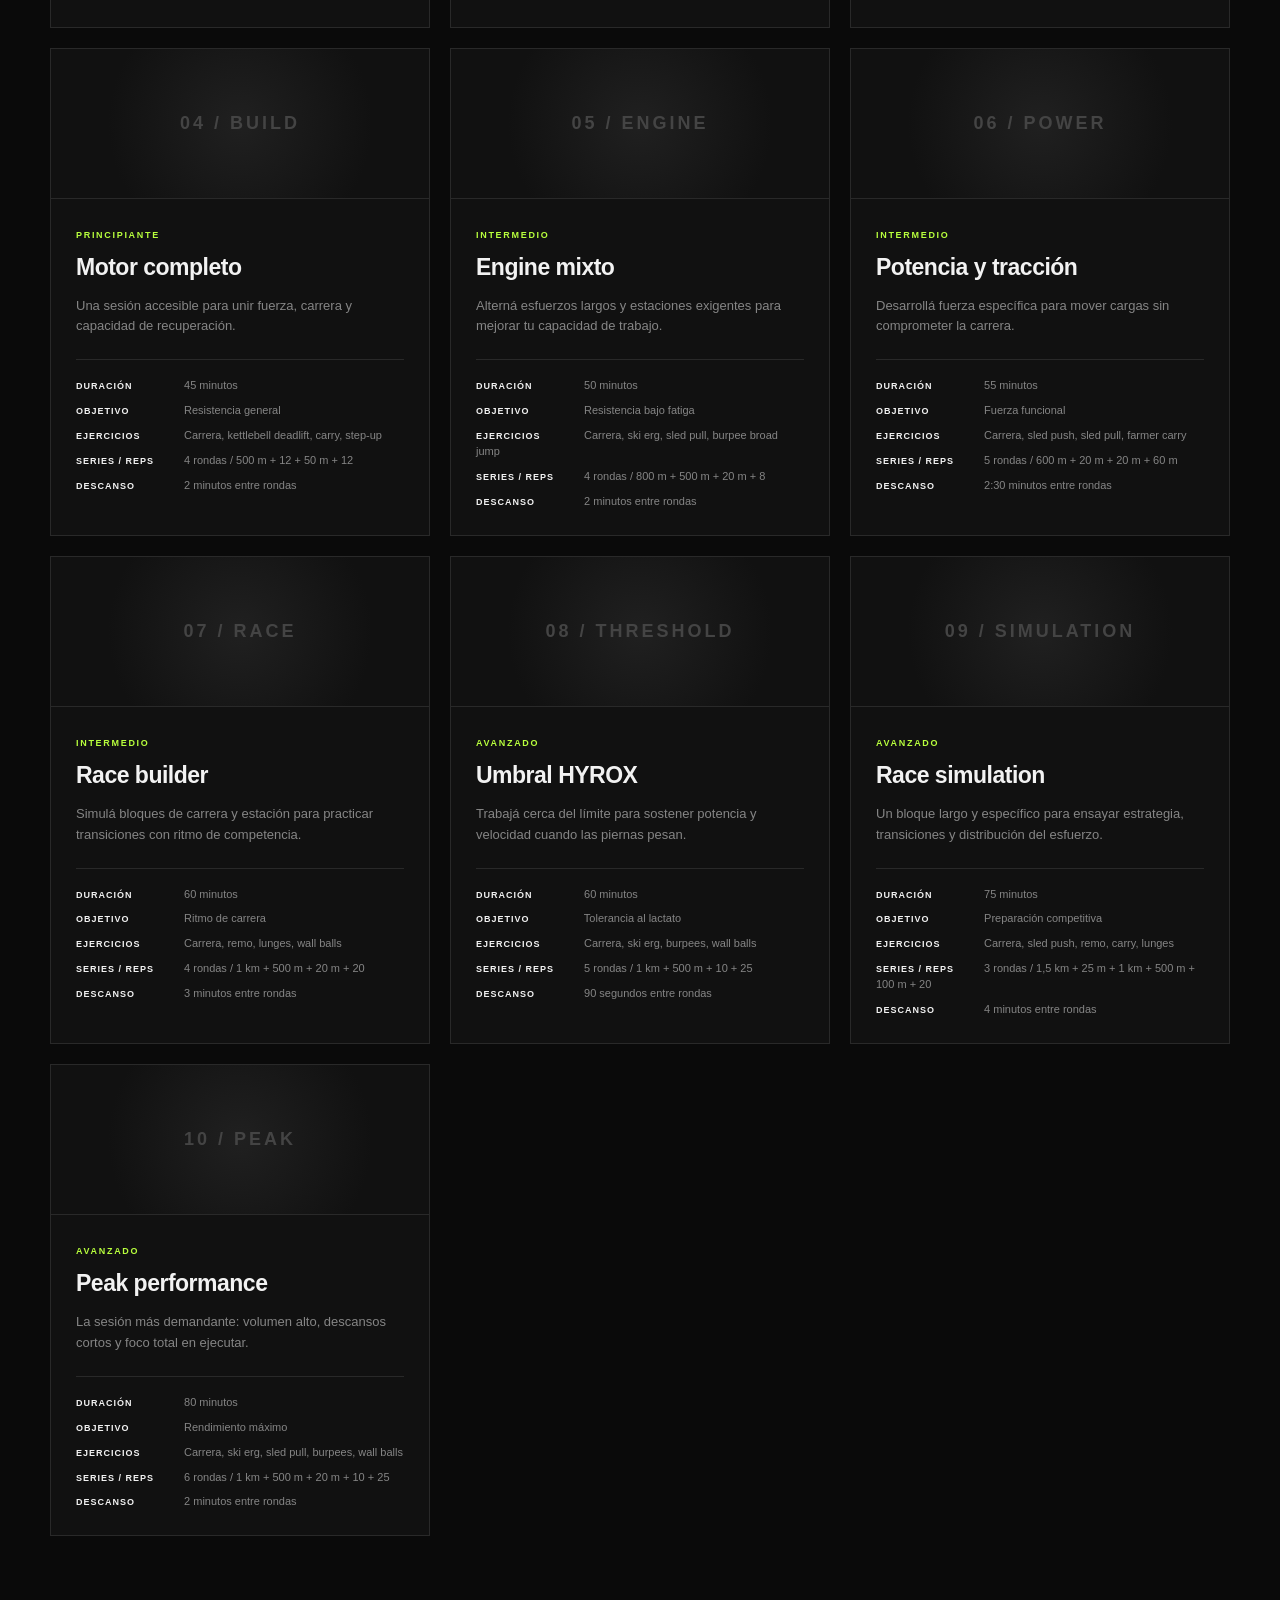
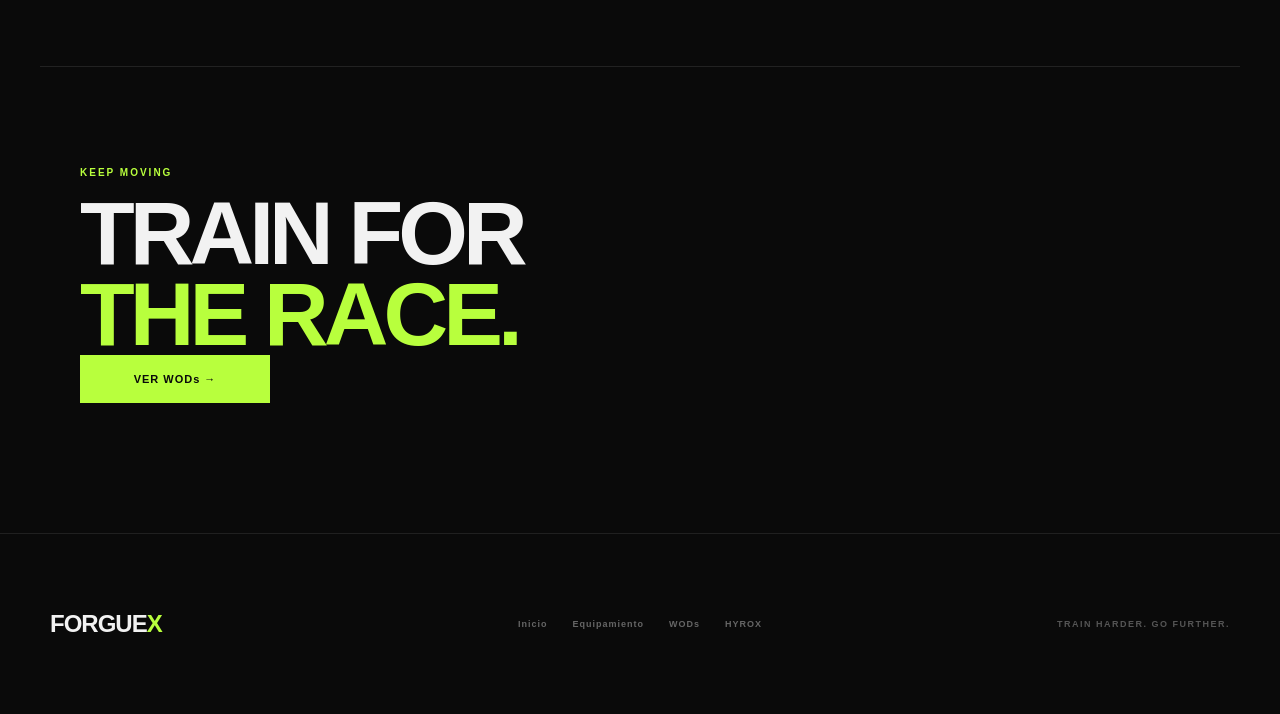
<file: hyrox.html>
<!DOCTYPE html>
<html lang="es">
<head>
    <meta charset="UTF-8">
    <meta name="viewport" content="width=device-width, initial-scale=1.0">
    <title>FORGUE X | HYROX</title>
    <link rel="stylesheet" href="style.css?v=3">
</head>
<body>
    <header class="navbar">
        <a href="index.html" class="logo">FORGUE<span>X</span></a>
        <nav>
            <a href="index.html">Inicio</a>
            <a href="equipamiento.html">Equipamiento</a>
            <a href="wods.html">WODs</a>
            <a href="hyrox.html" class="active">HYROX</a>
            <a href="carrito.html" class="cart-nav">CARRITO <span id="cart-count">0</span></a>
        </nav>
    </header>

    <main>
        <section class="page-header">
            <p class="eyebrow">FORGUE X RACE</p>
            <h1>HYROX<br><span>TRAINING.</span></h1>
            <p>Planificaciones progresivas para construir tu motor, dominar las estaciones y llegar preparado a la carrera.</p>
        </section>

        <section class="hyrox-intro">
            <div>
                <p class="eyebrow">PROGRAMACION</p>
                <h2>ENTRENÁ PARA<br><span>LA CARRERA.</span></h2>
            </div>
            <p>Elegí una planificación según tu nivel. Cada sesión combina carrera y movimientos funcionales con una dosis de trabajo clara para entrenar con intención.</p>
        </section>

        <section class="products-section hyrox-plans-section">
            <div class="products-top">
                <div>
                    <p class="eyebrow">HYROX PROGRAMMING</p>
                    <h2>PLANIFICACIONES</h2>
                </div>
                <span class="product-count">10 PLANES</span>
            </div>

            <div class="products-grid hyrox-plans-grid">
                <a href="hyrox-estacion.html?id=1&amp;v=3" class="product-card hyrox-plan-card"><div class="product-image"><span>01 / BASE</span></div><div class="product-info"><span class="product-category">PRINCIPIANTE</span><h3>Primer kilómetro</h3><p>Construí confianza combinando carrera suave con movimientos básicos y controlados.</p><ul class="plan-details"><li><strong>DURACIÓN</strong> 35 minutos</li><li><strong>OBJETIVO</strong> Base aeróbica</li><li><strong>EJERCICIOS</strong> Carrera, remo, step-up, farmer carry</li><li><strong>SERIES / REPS</strong> 3 rondas / 400 m + 500 m + 12 + 40 m</li><li><strong>DESCANSO</strong> 2 minutos entre rondas</li></ul></div></a>
                <a href="hyrox-estacion.html?id=2&amp;v=3" class="product-card hyrox-plan-card"><div class="product-image"><span>02 / CONTROL</span></div><div class="product-info"><span class="product-category">PRINCIPIANTE</span><h3>Ritmo sostenido</h3><p>Aprendé a sostener un esfuerzo parejo sin perder técnica ni respiración.</p><ul class="plan-details"><li><strong>DURACIÓN</strong> 40 minutos</li><li><strong>OBJETIVO</strong> Regular el pacing</li><li><strong>EJERCICIOS</strong> Carrera, ski erg, wall balls, lunges</li><li><strong>SERIES / REPS</strong> 4 rondas / 600 m + 400 m + 10 + 12</li><li><strong>DESCANSO</strong> 90 segundos entre rondas</li></ul></div></a>
                <a href="hyrox-estacion.html?id=3&amp;v=3" class="product-card hyrox-plan-card"><div class="product-image"><span>03 / SKILLS</span></div><div class="product-info"><span class="product-category">PRINCIPIANTE</span><h3>Técnica en estaciones</h3><p>Mejorá posiciones, transiciones y economía antes de sumar intensidad.</p><ul class="plan-details"><li><strong>DURACIÓN</strong> 30 minutos</li><li><strong>OBJETIVO</strong> Eficiencia técnica</li><li><strong>EJERCICIOS</strong> Sled push, burpee, remo, wall ball</li><li><strong>SERIES / REPS</strong> 3 series / 15 m + 6 + 400 m + 10</li><li><strong>DESCANSO</strong> 2 minutos entre series</li></ul></div></a>
                <a href="hyrox-estacion.html?id=4&amp;v=3" class="product-card hyrox-plan-card"><div class="product-image"><span>04 / BUILD</span></div><div class="product-info"><span class="product-category">PRINCIPIANTE</span><h3>Motor completo</h3><p>Una sesión accesible para unir fuerza, carrera y capacidad de recuperación.</p><ul class="plan-details"><li><strong>DURACIÓN</strong> 45 minutos</li><li><strong>OBJETIVO</strong> Resistencia general</li><li><strong>EJERCICIOS</strong> Carrera, kettlebell deadlift, carry, step-up</li><li><strong>SERIES / REPS</strong> 4 rondas / 500 m + 12 + 50 m + 12</li><li><strong>DESCANSO</strong> 2 minutos entre rondas</li></ul></div></a>
                <a href="hyrox-estacion.html?id=5" class="product-card hyrox-plan-card"><div class="product-image"><span>05 / ENGINE</span></div><div class="product-info"><span class="product-category">INTERMEDIO</span><h3>Engine mixto</h3><p>Alterná esfuerzos largos y estaciones exigentes para mejorar tu capacidad de trabajo.</p><ul class="plan-details"><li><strong>DURACIÓN</strong> 50 minutos</li><li><strong>OBJETIVO</strong> Resistencia bajo fatiga</li><li><strong>EJERCICIOS</strong> Carrera, ski erg, sled pull, burpee broad jump</li><li><strong>SERIES / REPS</strong> 4 rondas / 800 m + 500 m + 20 m + 8</li><li><strong>DESCANSO</strong> 2 minutos entre rondas</li></ul></div></a>
                <a href="hyrox-estacion.html?id=6" class="product-card hyrox-plan-card"><div class="product-image"><span>06 / POWER</span></div><div class="product-info"><span class="product-category">INTERMEDIO</span><h3>Potencia y tracción</h3><p>Desarrollá fuerza específica para mover cargas sin comprometer la carrera.</p><ul class="plan-details"><li><strong>DURACIÓN</strong> 55 minutos</li><li><strong>OBJETIVO</strong> Fuerza funcional</li><li><strong>EJERCICIOS</strong> Carrera, sled push, sled pull, farmer carry</li><li><strong>SERIES / REPS</strong> 5 rondas / 600 m + 20 m + 20 m + 60 m</li><li><strong>DESCANSO</strong> 2:30 minutos entre rondas</li></ul></div></a>
                <a href="hyrox-estacion.html?id=7" class="product-card hyrox-plan-card"><div class="product-image"><span>07 / RACE</span></div><div class="product-info"><span class="product-category">INTERMEDIO</span><h3>Race builder</h3><p>Simulá bloques de carrera y estación para practicar transiciones con ritmo de competencia.</p><ul class="plan-details"><li><strong>DURACIÓN</strong> 60 minutos</li><li><strong>OBJETIVO</strong> Ritmo de carrera</li><li><strong>EJERCICIOS</strong> Carrera, remo, lunges, wall balls</li><li><strong>SERIES / REPS</strong> 4 rondas / 1 km + 500 m + 20 m + 20</li><li><strong>DESCANSO</strong> 3 minutos entre rondas</li></ul></div></a>
                <a href="hyrox-estacion.html?id=8" class="product-card hyrox-plan-card"><div class="product-image"><span>08 / THRESHOLD</span></div><div class="product-info"><span class="product-category">AVANZADO</span><h3>Umbral HYROX</h3><p>Trabajá cerca del límite para sostener potencia y velocidad cuando las piernas pesan.</p><ul class="plan-details"><li><strong>DURACIÓN</strong> 60 minutos</li><li><strong>OBJETIVO</strong> Tolerancia al lactato</li><li><strong>EJERCICIOS</strong> Carrera, ski erg, burpees, wall balls</li><li><strong>SERIES / REPS</strong> 5 rondas / 1 km + 500 m + 10 + 25</li><li><strong>DESCANSO</strong> 90 segundos entre rondas</li></ul></div></a>
                <a href="hyrox-estacion.html?id=9" class="product-card hyrox-plan-card"><div class="product-image"><span>09 / SIMULATION</span></div><div class="product-info"><span class="product-category">AVANZADO</span><h3>Race simulation</h3><p>Un bloque largo y específico para ensayar estrategia, transiciones y distribución del esfuerzo.</p><ul class="plan-details"><li><strong>DURACIÓN</strong> 75 minutos</li><li><strong>OBJETIVO</strong> Preparación competitiva</li><li><strong>EJERCICIOS</strong> Carrera, sled push, remo, carry, lunges</li><li><strong>SERIES / REPS</strong> 3 rondas / 1,5 km + 25 m + 1 km + 500 m + 100 m + 20</li><li><strong>DESCANSO</strong> 4 minutos entre rondas</li></ul></div></a>
                <a href="hyrox-estacion.html?id=10" class="product-card hyrox-plan-card"><div class="product-image"><span>10 / PEAK</span></div><div class="product-info"><span class="product-category">AVANZADO</span><h3>Peak performance</h3><p>La sesión más demandante: volumen alto, descansos cortos y foco total en ejecutar.</p><ul class="plan-details"><li><strong>DURACIÓN</strong> 80 minutos</li><li><strong>OBJETIVO</strong> Rendimiento máximo</li><li><strong>EJERCICIOS</strong> Carrera, ski erg, sled pull, burpees, wall balls</li><li><strong>SERIES / REPS</strong> 6 rondas / 1 km + 500 m + 20 m + 10 + 25</li><li><strong>DESCANSO</strong> 2 minutos entre rondas</li></ul></div></a>
            </div>
        </section>

        <section class="hyrox-cta"><p class="eyebrow">KEEP MOVING</p><h2>TRAIN FOR<br><span>THE RACE.</span></h2><a href="wods.html" class="btn btn-primary">VER WODs →</a></section>
    </main>

    <footer><div class="footer-inner"><a href="index.html" class="logo">FORGUE<span>X</span></a><div class="footer-links"><a href="index.html">Inicio</a><a href="equipamiento.html">Equipamiento</a><a href="wods.html">WODs</a><a href="hyrox.html">HYROX</a></div><p>TRAIN HARDER. GO FURTHER.</p></div></footer>
    <script src="cart.js"></script>
</body>
</html>
</file>
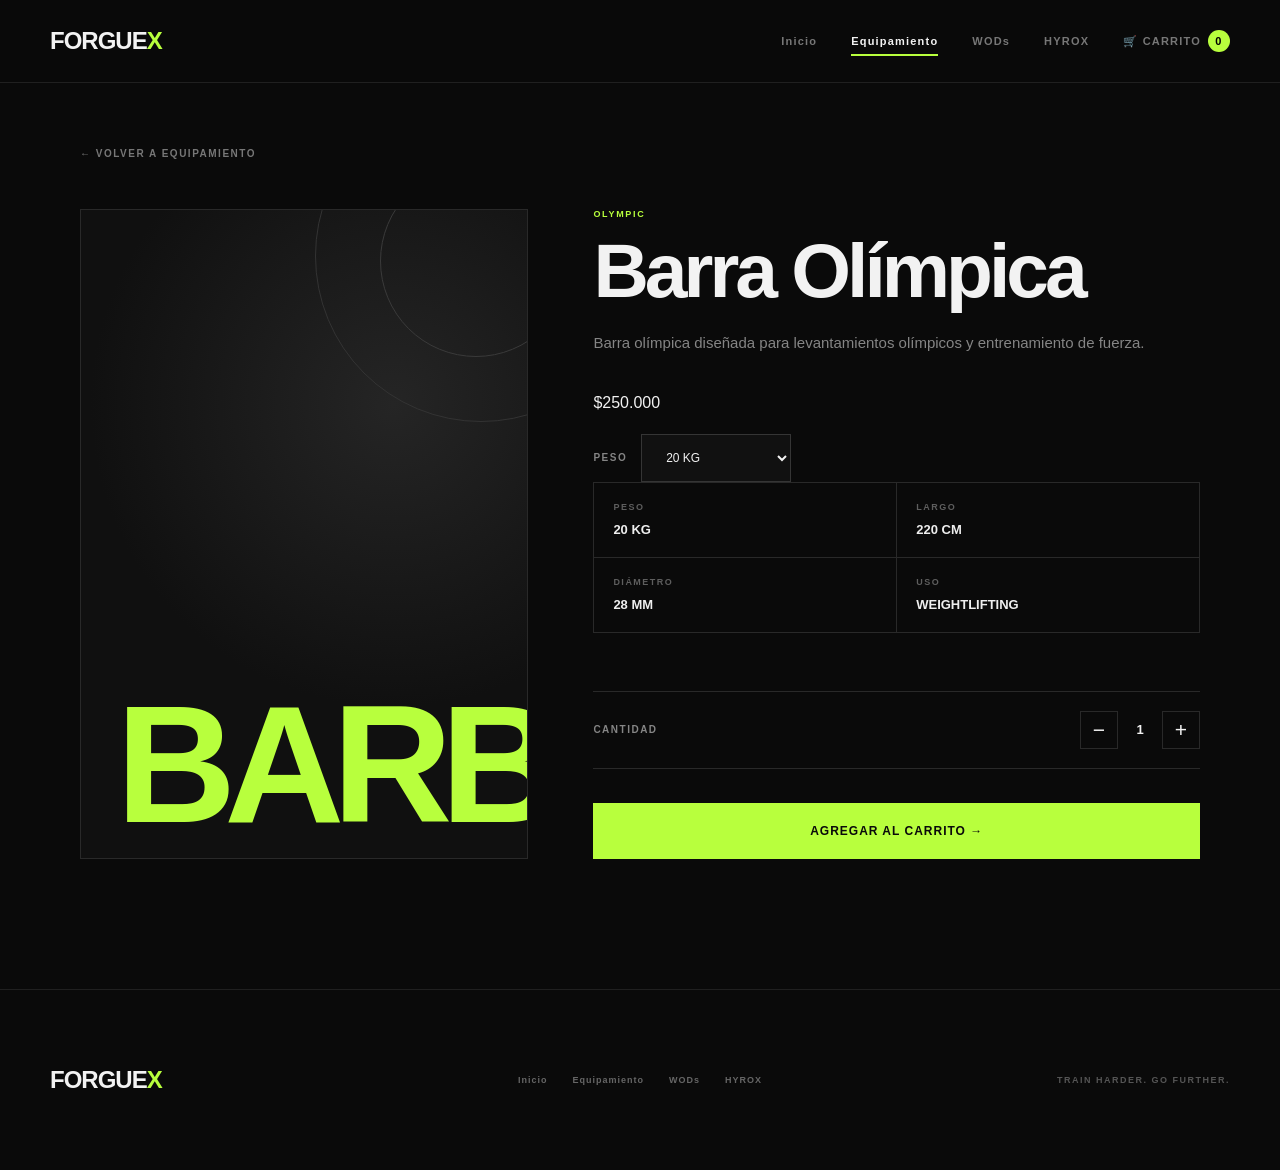
<file: producto.html>
<!DOCTYPE html>
<html lang="es">
<head>
    <meta charset="UTF-8">
    <meta name="viewport" content="width=device-width, initial-scale=1.0">

    <title>FORGUE X | Producto</title>

    <link rel="stylesheet" href="style.css">
</head>

<body>

    <!-- NAVBAR -->
    <header class="navbar">

        <a href="index.html" class="logo">
            FORGUE<span>X</span>
        </a>

        <nav>
            <a href="index.html">Inicio</a>
            <a href="equipamiento.html" class="active">Equipamiento</a>
            <a href="wods.html">WODs</a>
            <a href="hyrox.html">HYROX</a>
            <a href="carrito.html" class="cart-nav">
    🛒 CARRITO <span id="cart-count">0</span>
</a>
        </nav>

    </header>


    <main>

        <!-- PRODUCT DETAIL -->
        <section class="product-detail">

            <a href="equipamiento.html" class="back-link">
                ← VOLVER A EQUIPAMIENTO
            </a>


            <div class="product-detail-grid">

                <!-- VISUAL -->
                <div class="product-detail-visual">

                    <span id="product-visual">~
                        BARBELL
                    </span>

                </div>


                <!-- INFORMATION -->
                <div class="product-detail-info">

                    <span class="product-category" id="product-category">
                        OLYMPIC
                    </span>

                    <h1 id="product-name">
                        Barra Olímpica
                    </h1>

                    <p class="product-description" id="product-description">
                        Barra olímpica diseñada para levantamientos
                        olímpicos y entrenamiento de fuerza.
                    </p>

                    <div class="product-price" id="product-price">
                        $250.000
                    </div>

                    <div class="weight-selector" id="weight-selector-container" hidden>
                        <label for="weight-selector">PESO</label>
                        <select id="weight-selector"></select>
                    </div>


                    <div class="product-specs">

                        <div class="spec">
                            <span>PESO</span>
                            <strong id="product-weight">20 KG</strong>
                        </div>

                        <div class="spec">
                            <span>LARGO</span>
                            <strong id="product-length">220 CM</strong>
                        </div>

                        <div class="spec">
                            <span>DIÁMETRO</span>
                            <strong id="product-diameter">28 MM</strong>
                        </div>

                        <div class="spec">
                            <span>USO</span>
                            <strong id="product-use">WEIGHTLIFTING</strong>
                        </div>

                    </div>

                    <div class="detail-quantity">
                        <span>CANTIDAD</span>
                        <div class="quantity-control">
                            <button type="button" class="quantity-button" id="decrease-quantity" aria-label="Reducir cantidad">−</button>
                            <span id="product-quantity" aria-live="polite">1</span>
                            <button type="button" class="quantity-button" id="increase-quantity" aria-label="Aumentar cantidad">+</button>
                        </div>
                    </div>


                   <button class="add-cart" id="add-cart">
    AGREGAR AL CARRITO
    <span>→</span>
                   </button>

                </div>

            </div>

        </section>

    </main>


    <!-- FOOTER -->
    <footer>

        <div class="footer-inner">

            <a href="index.html" class="logo">
                FORGUE<span>X</span>
            </a>

            <div class="footer-links">

                <a href="index.html">Inicio</a>
                <a href="equipamiento.html">Equipamiento</a>
                <a href="wods.html">WODs</a>
                <a href="hyrox.html">HYROX</a>

            </div>

            <p>
                TRAIN HARDER. GO FURTHER.
            </p>

        </div>

    </footer>


    <!-- PRODUCT DATA -->
    <script>

        const products = {

            1: {
                visual: "BARBELL",
                category: "OLYMPIC",
                name: "Barra Olímpica",
                description:
                    "Barra olímpica diseñada para levantamientos olímpicos y entrenamiento de fuerza.",
                price: "$250.000",
                weight: "20 KG",
                length: "220 CM",
                diameter: "28 MM",
                use: "WEIGHTLIFTING"
            },

            2: {
                visual: "BUMPER",
                category: "WEIGHTLIFTING",
                name: "Discos Bumper",
                description:
                    "Discos de caucho diseñados para levantamientos y entrenamientos de alta intensidad.",
                price: "$180.000",
                weight: "20 KG",
                length: "—",
                diameter: "—",
                use: "WEIGHTLIFTING"
            },

            3: {
                visual: "KETTLEBELL",
                category: "FUNCTIONAL",
                name: "Kettlebell 24 KG",
                description:
                    "Kettlebell de 24 kg para movimientos funcionales, fuerza y acondicionamiento.",
                price: "$95.000",
                weight: "24 KG",
                length: "—",
                diameter: "—",
                use: "FUNCTIONAL"
            },

            4: {
                visual: "DUMBBELL",
                category: "STRENGTH",
                name: "Mancuerna 20 KG",
                description:
                    "Mancuerna de 20 kg para ejercicios de fuerza y entrenamiento funcional.",
                price: "$75.000",
                weight: "20 KG",
                length: "—",
                diameter: "—",
                use: "STRENGTH"
            },

            5: {
                visual: "ROPE",
                category: "CARDIO",
                name: "Speed Rope",
                description:
                    "Cuerda de velocidad para mejorar coordinación, resistencia y capacidad cardiovascular.",
                price: "$35.000",
                weight: "—",
                length: "AJUSTABLE",
                diameter: "—",
                use: "CARDIO"
            },

            6: {
                visual: "BOX",
                category: "PLYOMETRIC",
                name: "Box Pliométrico",
                description:
                    "Box diseñado para saltos, trabajo pliométrico y entrenamiento funcional.",
                price: "$120.000",
                weight: "—",
                length: "—",
                diameter: "—",
                use: "PLYOMETRIC"
            },

            7: {
                visual: "PLATES",
                category: "WEIGHTLIFTING",
                name: "Fractional Plates",
                description:
                    "Discos fraccionales para realizar progresiones precisas de carga.",
                price: "$45.000",
                weight: "VARIABLE",
                length: "—",
                diameter: "—",
                use: "WEIGHTLIFTING"
            },

            8: {
                visual: "RINGS",
                category: "GYMNASTICS",
                name: "Anillas Olímpicas",
                description:
                    "Anillas para movimientos gimnásticos, fuerza y entrenamiento con peso corporal.",
                price: "$60.000",
                weight: "—",
                length: "—",
                diameter: "—",
                use: "GYMNASTICS"
            }

        };


        // Obtener ID desde la URL

        const params = new URLSearchParams(window.location.search);

        const id = params.get("id") || "1";

        const product = products[id];


        const variantData = {
            1: {
                options: {
                    10: { price: "$220.000", length: "180 CM", diameter: "25 MM" },
                    15: { price: "$235.000", length: "201 CM", diameter: "28 MM" },
                    20: { price: "$250.000", length: "220 CM", diameter: "28 MM" }
                },
                unit: "KG"
            },
            3: {
                options: {
                    8: { price: "$55.000", length: "21 CM", diameter: "14 CM" },
                    12: { price: "$65.000", length: "22 CM", diameter: "15 CM" },
                    16: { price: "$75.000", length: "23 CM", diameter: "16 CM" },
                    20: { price: "$85.000", length: "24 CM", diameter: "17 CM" },
                    24: { price: "$95.000", length: "25 CM", diameter: "18 CM" },
                    28: { price: "$110.000", length: "26 CM", diameter: "19 CM" },
                    32: { price: "$125.000", length: "27 CM", diameter: "20 CM" }
                },
                unit: "KG"
            },
            4: {
                options: {
                    2: { price: "$18.000", length: "16 CM", diameter: "5 CM" },
                    4: { price: "$25.000", length: "18 CM", diameter: "6 CM" },
                    6: { price: "$32.000", length: "20 CM", diameter: "7 CM" },
                    8: { price: "$42.000", length: "22 CM", diameter: "8 CM" },
                    10: { price: "$52.000", length: "24 CM", diameter: "9 CM" },
                    12: { price: "$62.000", length: "26 CM", diameter: "10 CM" },
                    14: { price: "$72.000", length: "28 CM", diameter: "11 CM" },
                    16: { price: "$82.000", length: "30 CM", diameter: "12 CM" },
                    18: { price: "$92.000", length: "32 CM", diameter: "13 CM" },
                    20: { price: "$102.000", length: "34 CM", diameter: "14 CM" },
                    22: { price: "$112.000", length: "36 CM", diameter: "15 CM" },
                    24: { price: "$122.000", length: "38 CM", diameter: "16 CM" },
                    26: { price: "$132.000", length: "40 CM", diameter: "17 CM" },
                    28: { price: "$142.000", length: "42 CM", diameter: "18 CM" },
                    30: { price: "$152.000", length: "44 CM", diameter: "19 CM" }
                },
                unit: "KG"
            }
        };

        const selectedVariant = variantData[id];
        const weightSelectorContainer = document.getElementById("weight-selector-container");
        const weightSelector = document.getElementById("weight-selector");
        const quantityElement = document.getElementById("product-quantity");
        let selectedQuantity = 1;

        document.getElementById("decrease-quantity").addEventListener("click", function () {
            selectedQuantity = Math.max(1, selectedQuantity - 1);
            quantityElement.textContent = selectedQuantity;
        });

        document.getElementById("increase-quantity").addEventListener("click", function () {
            selectedQuantity++;
            quantityElement.textContent = selectedQuantity;
        });

        if (selectedVariant) {
            weightSelectorContainer.hidden = false;

            Object.keys(selectedVariant.options).forEach(function (weight) {
                const option = document.createElement("option");
                option.value = weight;
                option.textContent = weight + " " + selectedVariant.unit;
                option.selected = weight === product.weight.replace(" KG", "");
                weightSelector.appendChild(option);
            });
        }

        function updateProductVariant() {
            const weight = weightSelector.value;
            const variant = selectedVariant.options[weight];
            const weightLabel = weight + " " + selectedVariant.unit;

            product.name = product.name.replace(/ \d+ KG$/, "") + " " + weightLabel;
            product.weight = weightLabel;
            product.price = variant.price;
            product.length = variant.length;
            product.diameter = variant.diameter;

            document.getElementById("product-name").textContent = product.name;
            document.getElementById("product-price").textContent = product.price;
            document.getElementById("product-weight").textContent = product.weight;
            document.getElementById("product-length").textContent = product.length;
            document.getElementById("product-diameter").textContent = product.diameter;
            document.title = "FORGUE X | " + product.name;
        }

        if (selectedVariant) {
            weightSelector.addEventListener("change", updateProductVariant);
        }

        // Actualizar página

        if (product) {

            document.getElementById("product-visual").textContent =
                product.visual;

            document.getElementById("product-category").textContent =
                product.category;

            document.getElementById("product-name").textContent =
                product.name;

            document.getElementById("product-description").textContent =
                product.description;

            document.getElementById("product-price").textContent =
                product.price;

            document.getElementById("product-weight").textContent =
                product.weight;

            document.getElementById("product-length").textContent =
                product.length;

            document.getElementById("product-diameter").textContent =
                product.diameter;

            document.getElementById("product-use").textContent =
                product.use;

            document.title =
                "FORGUE X | " + product.name;

        }
        // AGREGAR PRODUCTO AL CARRITO

        const addCartButton = document.getElementById("add-cart");

        if (product && addCartButton) {

           addCartButton.addEventListener("click", function () {

    const priceNumber =
        Number(product.price.replace(/\D/g, ""));

    addToCart(
        id + "-" + product.weight,
        product.name,
        priceNumber,
        selectedQuantity
    );

    addCartButton.innerHTML = "✓ AGREGADO <span>→</span>";

    setTimeout(function () {

        addCartButton.innerHTML =
            'AGREGAR AL CARRITO <span>→</span>';

    }, 1500);

});

        }
    </script>
    <script src="cart.js"></script>
    <script src="cart.js"></script>

</body>
</html>
</file>
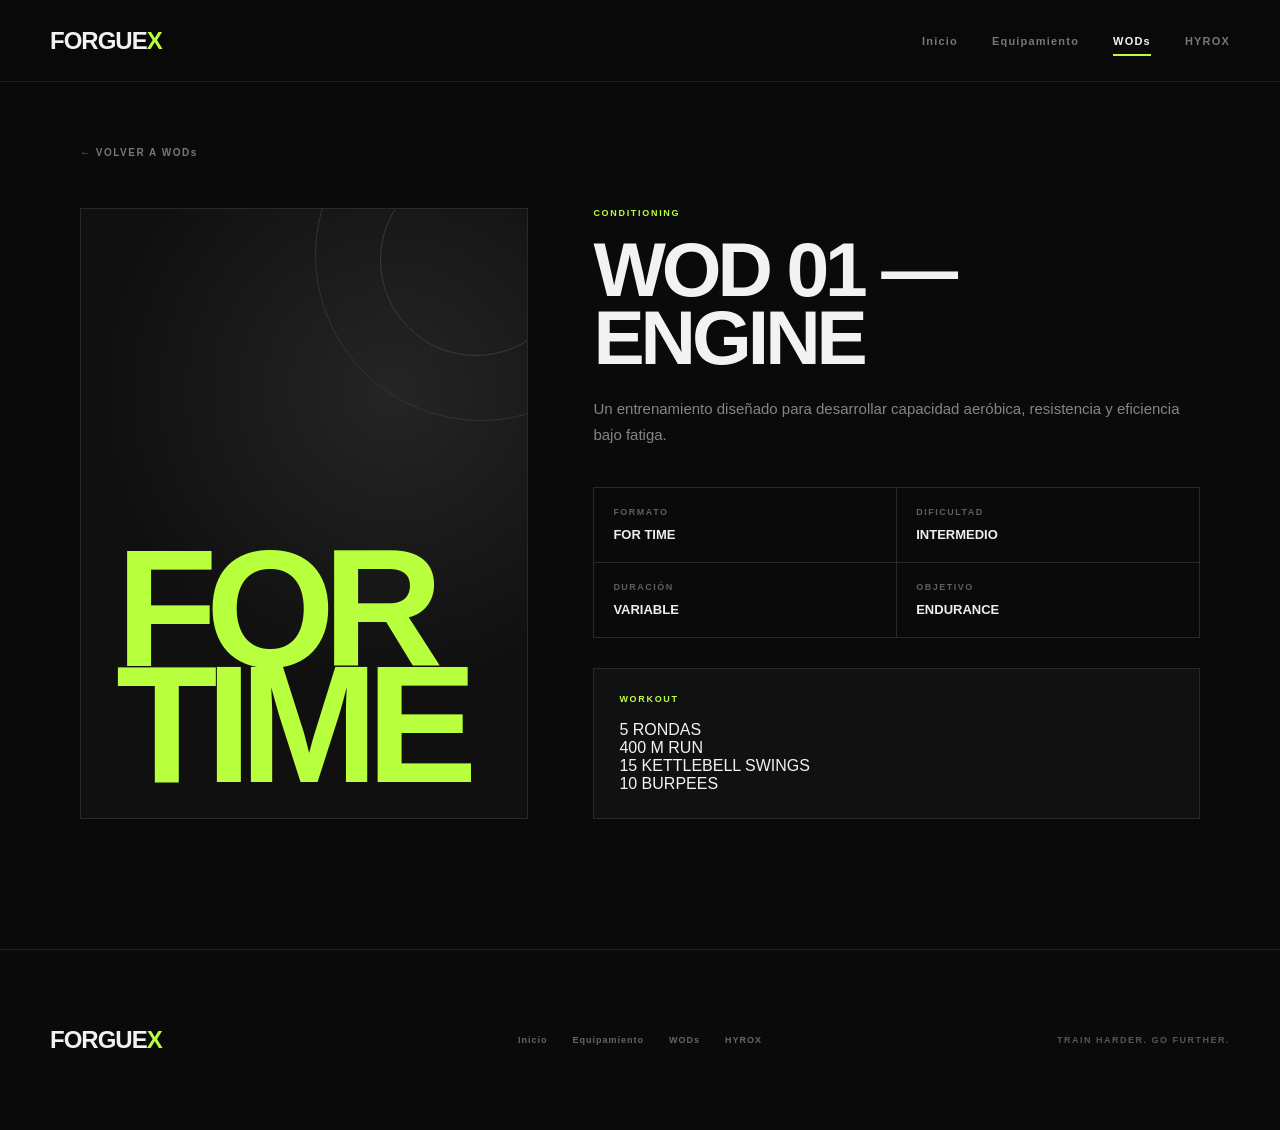
<file: wod.html>
<!DOCTYPE html>
<html lang="es">

<head>

    <meta charset="UTF-8">

    <meta name="viewport"
          content="width=device-width, initial-scale=1.0">

    <title>FORGUE X | WOD</title>

    <link rel="stylesheet" href="style.css">

</head>


<body>


<header class="navbar">

    <a href="index.html" class="logo">
        FORGUE<span>X</span>
    </a>


    <nav>

        <a href="index.html">
            Inicio
        </a>

        <a href="equipamiento.html">
            Equipamiento
        </a>

        <a href="wods.html" class="active">
            WODs
        </a>

        <a href="hyrox.html">
            HYROX
        </a>

    </nav>

</header>



<main>

    <section class="product-detail">

        <a href="wods.html" class="back-link">
            ← VOLVER A WODs
        </a>


        <div class="product-detail-grid">


            <!-- VISUAL -->

            <div class="product-detail-visual">

                <span id="wod-type">
                    FOR TIME
                </span>

            </div>



            <!-- INFORMACIÓN -->

            <div class="product-detail-info">

                <span class="product-category"
                      id="wod-category">

                    CONDITIONING

                </span>


                <h1 id="wod-name">
                    WOD 01 — ENGINE
                </h1>


                <p class="product-description"
                   id="wod-description">

                    Un entrenamiento diseñado para
                    desarrollar capacidad aeróbica,
                    resistencia y eficiencia bajo fatiga.

                </p>


                <div class="product-specs">


                    <div class="spec">

                        <span>FORMATO</span>

                        <strong id="wod-format">
                            FOR TIME
                        </strong>

                    </div>


                    <div class="spec">

                        <span>DIFICULTAD</span>

                        <strong id="wod-level">
                            INTERMEDIO
                        </strong>

                    </div>


                    <div class="spec">

                        <span>DURACIÓN</span>

                        <strong id="wod-duration">
                            VARIABLE
                        </strong>

                    </div>


                    <div class="spec">

                        <span>OBJETIVO</span>

                        <strong id="wod-goal">
                            ENDURANCE
                        </strong>

                    </div>


                </div>


                <!-- WORKOUT -->

                <div class="wod-workout">

                    <span class="product-category">
                        WORKOUT
                    </span>


                    <div id="wod-workout-content">

                        5 RONDAS

                        <br><br>

                        400 M RUN

                        <br>

                        15 KETTLEBELL SWINGS

                        <br>

                        10 BURPEES

                    </div>

                </div>


            </div>

        </div>

    </section>

</main>



<footer>

    <div class="footer-inner">

        <a href="index.html"
           class="logo">

            FORGUE<span>X</span>

        </a>


        <div class="footer-links">

            <a href="index.html">
                Inicio
            </a>

            <a href="equipamiento.html">
                Equipamiento
            </a>

            <a href="wods.html">
                WODs
            </a>

            <a href="hyrox.html">
                HYROX
            </a>

        </div>


        <p>
            TRAIN HARDER. GO FURTHER.
        </p>

    </div>

</footer>



<script>

const wods = {

    1: {

        type: "FOR TIME",

        category: "CONDITIONING",

        name: "WOD 01 — ENGINE",

        description:
            "Un entrenamiento diseñado para desarrollar capacidad aeróbica, resistencia y eficiencia bajo fatiga.",

        format: "FOR TIME",

        level: "INTERMEDIO",

        duration: "VARIABLE",

        goal: "ENDURANCE",

        workout:
            "5 RONDAS|400 M RUN|15 KETTLEBELL SWINGS|10 BURPEES"

    },


    2: {

        type: "AMRAP",

        category: "STRENGTH",

        name: "WOD 02 — POWER",

        description:
            "Trabajo de fuerza y potencia combinado con movimientos gimnásticos y pliométricos.",

        format: "AMRAP",

        level: "INTERMEDIO",

        duration: "12 MIN",

        goal: "POWER",

        workout:
            "12 MINUTOS|8 POWER CLEANS|10 BOX JUMPS|12 PUSH-UPS"

    },


    3: {

        type: "EMOM",

        category: "STRENGTH",

        name: "WOD 03 — BARBELL",

        description:
            "Entrenamiento centrado en fuerza y control técnico bajo un formato EMOM.",

        format: "EMOM",

        level: "AVANZADO",

        duration: "15 MIN",

        goal: "STRENGTH",

        workout:
            "15 MINUTOS|MIN 1 — BACK SQUAT|MIN 2 — PULL-UPS|MIN 3 — SIT-UPS"

    },


    4: {

        type: "CHIPPER",

        category: "ENDURANCE",

        name: "WOD 04 — GRINDER",

        description:
            "Un desafío de resistencia que combina carrera, trabajo metabólico y movimientos funcionales.",

        format: "CHIPPER",

        level: "AVANZADO",

        duration: "VARIABLE",

        goal: "ENDURANCE",

        workout:
            "800 M RUN|50 WALL BALLS|1000 M ROW|50 WALKING LUNGES"

    },


    5: {

        type: "AMRAP",

        category: "FULL BODY",

        name: "WOD 05 — COMPLETE",

        description:
            "Trabajo continuo combinando fuerza, resistencia y movimientos funcionales.",

        format: "AMRAP",

        level: "INTERMEDIO",

        duration: "20 MIN",

        goal: "FULL BODY",

        workout:
            "20 MINUTOS|10 DEADLIFTS|15 WALL BALLS|10 BURPEES|200 M RUN"

    },


    6: {

        type: "FOR TIME",

        category: "GYMNASTICS",

        name: "WOD 06 — SKILLS",

        description:
            "Un entrenamiento avanzado enfocado en habilidades gimnásticas y resistencia.",

        format: "FOR TIME",

        level: "AVANZADO",

        duration: "VARIABLE",

        goal: "GYMNASTICS",

        workout:
            "3 RONDAS|10 PULL-UPS|8 HANDSTAND PUSH-UPS|12 TOES-TO-BAR|400 M RUN"

    }

};



const params = new URLSearchParams(window.location.search);

const id = params.get("id") || "1";

const wod = wods[id];


if (wod) {

    document.getElementById("wod-type").textContent =
        wod.type;

    document.getElementById("wod-category").textContent =
        wod.category;

    document.getElementById("wod-name").textContent =
        wod.name;

    document.getElementById("wod-description").textContent =
        wod.description;

    document.getElementById("wod-format").textContent =
        wod.format;

    document.getElementById("wod-level").textContent =
        wod.level;

    document.getElementById("wod-duration").textContent =
        wod.duration;

    document.getElementById("wod-goal").textContent =
        wod.goal;


    const workout =
        wod.workout.split("|").join("<br>");

    document.getElementById("wod-workout-content").innerHTML =
        workout;


    document.title =
        "FORGUE X | " + wod.name;

}

</script>


</body>

</html>
</file>
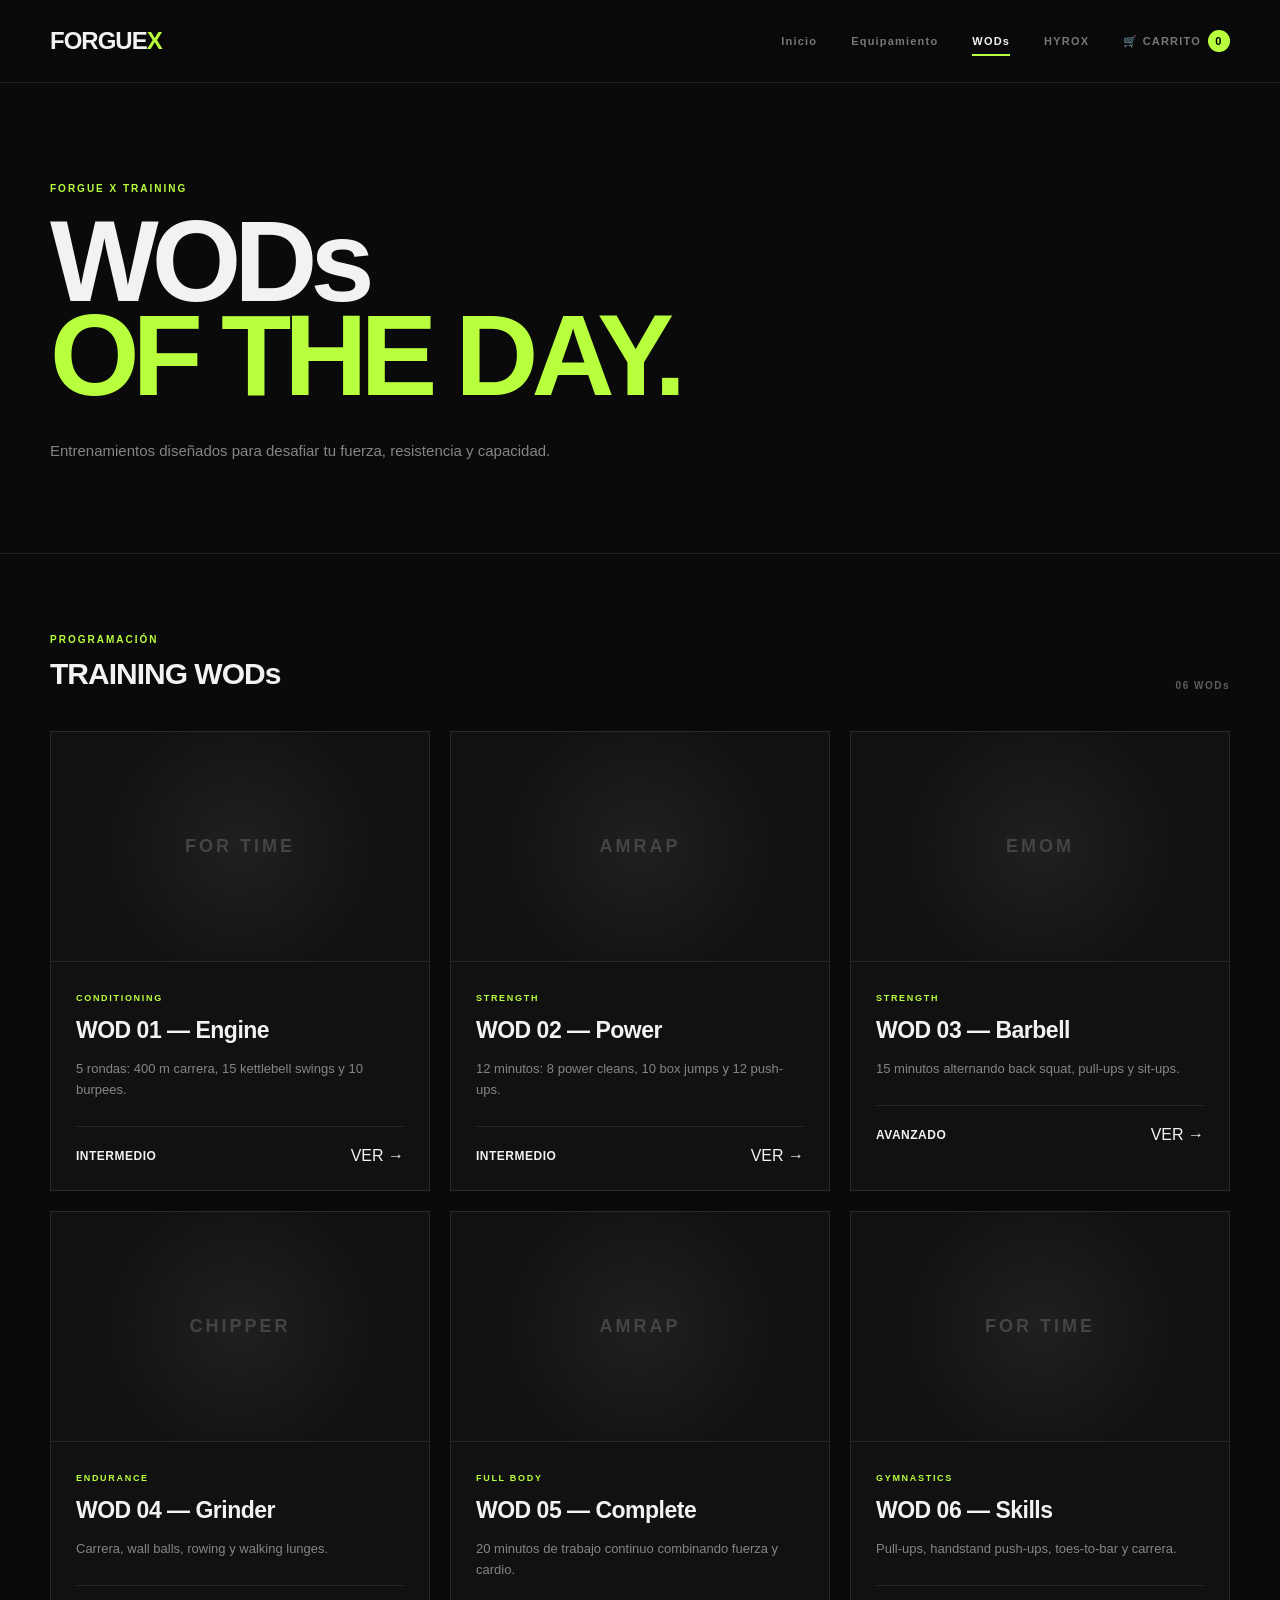
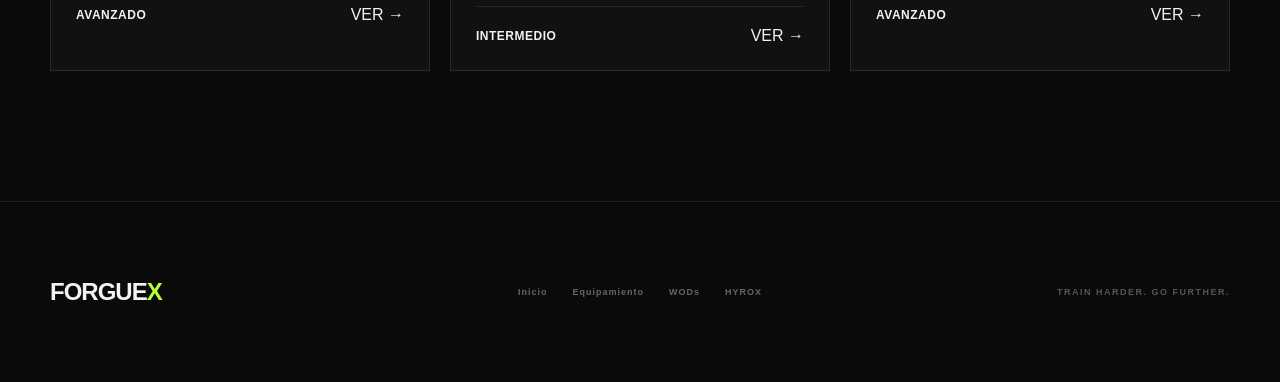
<file: wods.html>
<!DOCTYPE html>
<html lang="es">
<head>
    <meta charset="UTF-8">
    <meta name="viewport" content="width=device-width, initial-scale=1.0">

    <title>FORGUE X | WODs</title>

    <link rel="stylesheet" href="style.css">
</head>

<body>

    <header class="navbar">

        <a href="index.html" class="logo">
            FORGUE<span>X</span>
        </a>

        <nav>
            <a href="index.html">Inicio</a>
            <a href="equipamiento.html">Equipamiento</a>
            <a href="wods.html" class="active">WODs</a>
            <a href="hyrox.html">HYROX</a>
            <a href="carrito.html" class="cart-nav">
    🛒 CARRITO <span id="cart-count">0</span>
</a>
        </nav>

    </header>


    <main>

        <section class="page-header">

            <p class="eyebrow">FORGUE X TRAINING</p>

            <h1>
                WODs<br>
                <span>OF THE DAY.</span>
            </h1>

            <p>
                Entrenamientos diseñados para desafiar
                tu fuerza, resistencia y capacidad.
            </p>

        </section>


        <section class="products-section">

            <div class="products-top">

                <div>
                    <p class="eyebrow">PROGRAMACIÓN</p>
                    <h2>TRAINING WODs</h2>
                </div>

                <span class="product-count">
                    06 WODs
                </span>

            </div>


            <div class="products-grid">


                <article class="product-card wod-card">

                    <div class="product-image">
                        <span>FOR TIME</span>
                    </div>

                    <div class="product-info">

                        <span class="product-category">
                            CONDITIONING
                        </span>

                        <h3>WOD 01 — Engine</h3>

                        <p>
                            5 rondas: 400 m carrera,
                            15 kettlebell swings y 10 burpees.
                        </p>

                        <div class="product-bottom">
                            <strong>INTERMEDIO</strong>
                            <a href="wod.html?id=1" class="wod-button">VER →</a>
                        </div>

                    </div>

                </article>


                <article class="product-card wod-card">

                    <div class="product-image">
                        <span>AMRAP</span>
                    </div>

                    <div class="product-info">

                        <span class="product-category">
                            STRENGTH
                        </span>

                        <h3>WOD 02 — Power</h3>

                        <p>
                            12 minutos: 8 power cleans,
                            10 box jumps y 12 push-ups.
                        </p>

                        <div class="product-bottom">
                            <strong>INTERMEDIO</strong>
                            <a href="wod.html?id=2" class="wod-button">VER →</a>
                        </div>

                    </div>

                </article>


                <article class="product-card wod-card">

                    <div class="product-image">
                        <span>EMOM</span>
                    </div>

                    <div class="product-info">

                        <span class="product-category">
                            STRENGTH
                        </span>

                        <h3>WOD 03 — Barbell</h3>

                        <p>
                            15 minutos alternando
                            back squat, pull-ups y sit-ups.
                        </p>

                        <div class="product-bottom">
                            <strong>AVANZADO</strong>
                            <a href="wod.html?id=3" class="wod-button">VER →</a>
                        </div>

                    </div>

                </article>


                <article class="product-card wod-card">

                    <div class="product-image">
                        <span>CHIPPER</span>
                    </div>

                    <div class="product-info">

                        <span class="product-category">
                            ENDURANCE
                        </span>

                        <h3>WOD 04 — Grinder</h3>

                        <p>
                            Carrera, wall balls, rowing y
                            walking lunges.
                        </p>

                        <div class="product-bottom">
                            <strong>AVANZADO</strong>
                            <a href="wod.html?id=4" class="wod-button">VER →</a>
                        </div>

                    </div>

                </article>


                <article class="product-card wod-card">

                    <div class="product-image">
                        <span>AMRAP</span>
                    </div>

                    <div class="product-info">

                        <span class="product-category">
                            FULL BODY
                        </span>

                        <h3>WOD 05 — Complete</h3>

                        <p>
                            20 minutos de trabajo continuo
                            combinando fuerza y cardio.
                        </p>

                        <div class="product-bottom">
                            <strong>INTERMEDIO</strong>
                            <a href="wod.html?id=5" class="wod-button">VER →</a>
                        </div>

                    </div>

                </article>


                <article class="product-card wod-card">

                    <div class="product-image">
                        <span>FOR TIME</span>
                    </div>

                    <div class="product-info">

                        <span class="product-category">
                            GYMNASTICS
                        </span>

                        <h3>WOD 06 — Skills</h3>

                        <p>
                            Pull-ups, handstand push-ups,
                            toes-to-bar y carrera.
                        </p>

                        <div class="product-bottom">
                            <strong>AVANZADO</strong>
                            <a href="wod.html?id=6" class="wod-button">VER →</a>
                        </div>

                    </div>

                </article>


            </div>

        </section>

    </main>


    <footer>

        <div class="footer-inner">

            <a href="index.html" class="logo">
                FORGUE<span>X</span>
            </a>

            <div class="footer-links">
                <a href="index.html">Inicio</a>
                <a href="equipamiento.html">Equipamiento</a>
                <a href="wods.html">WODs</a>
                <a href="hyrox.html">HYROX</a>
            </div>

            <p>
                TRAIN HARDER. GO FURTHER.
            </p>

        </div>

    </footer>
<script src="cart.js"></script>

</body>
</html>
</file>
<file: style.css>
/* ========================================

   FORGUE X

   STYLE.CSS — LIMPIO

======================================== */

/* ========================================

   RESET

======================================== */

* {

    margin: 0;

    padding: 0;

    box-sizing: border-box;

}

html {

    scroll-behavior: smooth;

}

body {

    background: #0a0a0a;

    color: #f2f2f2;

    font-family:

        Arial,

        Helvetica,

        sans-serif;

    min-height: 100vh;

}

a {

    color: inherit;

    text-decoration: none;

}

button {

    font-family: inherit;

}

/* ========================================

   VARIABLES

======================================== */

:root {

    --bg: #0a0a0a;

    --card: #111111;

    --card-hover: #161616;

    --border: #292929;

    --border-light: #353535;

    --text: #f2f2f2;

    --muted: #858585;

    --muted-dark: #5e5e5e;

    --green: #b8ff3d;

}

/* ========================================

   NAVBAR

======================================== */

.navbar {

    width: 100%;

    min-height: 82px;

    padding: 0 50px;

    display: flex;

    align-items: center;

    justify-content: space-between;

    border-bottom: 1px solid #202020;

    background: rgba(10, 10, 10, 0.96);

    position: relative;

    z-index: 10;

}

/* LOGO */

.logo {

    display: inline-block;

    font-size: 24px;

    font-weight: 900;

    letter-spacing: -1px;

}

.logo span {

    color: var(--green);

}

/* NAV */

.navbar nav {

    display: flex;

    align-items: center;

    gap: 34px;

}

.navbar nav a {

    position: relative;

    padding: 30px 0;

    color: #777;

    font-size: 11px;

    font-weight: 800;

    letter-spacing: 1.2px;

    transition: color 0.25s ease;

}

.navbar nav a:hover,

.navbar nav a.active {

    color: var(--text);

}

.navbar nav a.active::after {

    content: "";

    position: absolute;

    left: 0;

    right: 0;

    bottom: 21px;

    height: 2px;

    background: var(--green);

}

/* ========================================

   GENERAL

======================================== */

main {

    width: 100%;

}

.eyebrow {

    color: var(--green);

    font-size: 10px;

    font-weight: 900;

    letter-spacing: 2px;

}

/* ========================================

   HOME — HERO

======================================== */

.hero {

    width: 100%;

    min-height: 680px;

    display: flex;

    align-items: center;

    padding: 100px 50px;

    border-bottom: 1px solid #202020;

    background:

        radial-gradient(

            circle at 75% 35%,

            rgba(184, 255, 61, 0.07),

            transparent 32%

        );

}

.hero-content {

    width: 100%;

    max-width: 1200px;

    margin: 0 auto;

}

.hero h1 {

    margin-top: 22px;

    font-size: clamp(90px, 15vw, 190px);

    line-height: 0.75;

    font-weight: 900;

    letter-spacing: -12px;

}

.hero h1 span {

    color: var(--green);

}

.hero-text {

    max-width: 500px;

    margin-top: 45px;

    color: #858585;

    font-size: 16px;

    line-height: 1.7;

}

/* ========================================

   HOME — BUTTONS

======================================== */

.hero-buttons {

    display: flex;

    align-items: center;

    gap: 16px;

    margin-top: 40px;

}

.btn {

    min-width: 190px;

    padding: 17px 25px;

    display: inline-flex;

    align-items: center;

    justify-content: center;

    border: 1px solid var(--border);

    font-size: 11px;

    font-weight: 900;

    letter-spacing: 1px;

    transition:

        background 0.25s ease,

        color 0.25s ease,

        border-color 0.25s ease,

        transform 0.25s ease;

}

.btn:hover {

    transform: translateY(-3px);

}

.btn-primary {

    background: var(--green);

    color: #0a0a0a;

    border-color: var(--green);

}

.btn-primary:hover {

    background: #d0ff82;

}

.btn-secondary {

    background: transparent;

    color: #eee;

}

.btn-secondary:hover {

    border-color: var(--green);

    color: var(--green);

}

/* ========================================

   HOME — CATEGORIES

======================================== */

.categories {

    width: 100%;

    max-width: 1300px;

    margin: 0 auto;

    padding: 110px 50px 130px;

}

.section-heading {

    margin-bottom: 55px;

}

.section-heading h2 {

    margin-top: 18px;

    font-size: clamp(50px, 7vw, 90px);

    line-height: 0.9;

    letter-spacing: -5px;

}

.section-heading h2 span {

    color: var(--green);

}

/* CATEGORY GRID */

.category-grid {

    display: grid;

    grid-template-columns: repeat(3, minmax(0, 1fr));

    gap: 18px;

}

/* CATEGORY CARD */

.category-card {

    min-height: 390px;

    display: flex;

    flex-direction: column;

    background: var(--card);

    border: 1px solid var(--border);

    transition:

        transform 0.3s ease,

        border-color 0.3s ease,

        background 0.3s ease;

}

.category-card:hover {

    transform: translateY(-7px);

    border-color: var(--green);

    background: var(--card-hover);

}

/* CARD TOP */

.category-top {

    display: flex;

    justify-content: space-between;

    padding: 22px;

    color: var(--muted-dark);

    font-size: 10px;

    font-weight: 900;

    letter-spacing: 1.5px;

    border-bottom: 1px solid var(--border);

}

.category-card:hover .category-top {

    color: var(--green);

}

/* CARD CONTENT */

.category-content {

    flex: 1;

    display: flex;

    flex-direction: column;

    padding: 30px;

}

.category-content h3 {

    font-size: 30px;

    letter-spacing: -1px;

}

.category-content p {

    margin-top: 18px;

    color: var(--muted);

    font-size: 14px;

    line-height: 1.7;

}

.category-button {

    margin-top: auto;

    padding-top: 35px;

    display: flex;

    align-items: center;

    justify-content: space-between;

    color: #eee;

    font-size: 11px;

    font-weight: 900;

    letter-spacing: 1px;

}

.category-button span {

    font-size: 20px;

    color: var(--green);

    transition: transform 0.25s ease;

}

.category-card:hover .category-button span {

    transform: translateX(6px);

}

/* ========================================

   PAGE HEADER

======================================== */

.page-header {

    width: 100%;

    max-width: 1300px;

    margin: 0 auto;

    padding: 100px 50px 90px;

    border-bottom: 1px solid #202020;

}

.page-header h1 {

    margin-top: 20px;

    font-size: clamp(60px, 9vw, 120px);

    line-height: 0.82;

    letter-spacing: -7px;

}

.page-header h1 span {

    color: var(--green);

}

.page-header > p:last-child {

    max-width: 520px;

    margin-top: 35px;

    color: var(--muted);

    font-size: 15px;

    line-height: 1.7;

}

/* ========================================

   PRODUCTS / WODS

======================================== */

.products-section {

    width: 100%;

    max-width: 1300px;

    margin: 0 auto;

    padding: 80px 50px 130px;

}

.products-top {

    display: flex;

    align-items: flex-end;

    justify-content: space-between;

    margin-bottom: 40px;

}

.products-top h2 {

    margin-top: 12px;

    font-size: 30px;

    letter-spacing: -1px;

}

.product-count {

    color: var(--muted-dark);

    font-size: 10px;

    font-weight: 900;

    letter-spacing: 1.5px;

}

/* PRODUCT GRID */

.products-grid {

    width: 100%;

    display: grid;

    grid-template-columns:

        repeat(3, minmax(0, 1fr));

    gap: 20px;

}

/* PRODUCT CARD */

.product-card {

    min-width: 0;

    background: var(--card);

    border: 1px solid var(--border);

    overflow: hidden;

    transition:

        transform 0.3s ease,

        border-color 0.3s ease,

        background 0.3s ease;

    cursor: pointer;

}

.product-card:hover {

    transform: translateY(-7px);

    border-color: var(--green);

    background: var(--card-hover);

}

/* PRODUCT IMAGE */

.product-image {

    width: 100%;

    height: 230px;

    display: flex;

    align-items: center;

    justify-content: center;

    background:

        radial-gradient(

            circle,

            #202020,

            #111 65%

        );

    border-bottom: 1px solid var(--border);

    color: #444;

    font-size: 18px;

    font-weight: 900;

    letter-spacing: 3px;

}

.product-card:hover .product-image {

    color: var(--green);

}

/* PRODUCT INFO */

.product-info {

    padding: 25px;

}

.product-category {

    color: var(--green);

    font-size: 9px;

    font-weight: 900;

    letter-spacing: 1.7px;

}

.product-info h3 {

    margin-top: 12px;

    font-size: 23px;

    letter-spacing: -0.5px;

}

.product-info p {

    margin-top: 15px;

    color: var(--muted);

    font-size: 13px;

    line-height: 1.6;

}

.weight-selector {
    display: flex;
    align-items: center;
    gap: 14px;
    margin-top: 22px;
}

.weight-selector[hidden] {
    display: none;
}

.weight-selector label {
    color: var(--muted);
    font-size: 10px;
    font-weight: 900;
    letter-spacing: 1.5px;
}

.weight-selector select {
    min-width: 150px;
    padding: 15px 20px;
    border: 1px solid var(--border-light);
    background: var(--card);
    color: var(--text);
    font: inherit;
    font-size: 12px;
    cursor: pointer;
}

.weight-selector select:focus {
    outline: none;
    border-color: var(--green);
}

.detail-quantity {
    display: flex;
    align-items: center;
    justify-content: space-between;
    gap: 20px;
    margin-top: 28px;
    margin-bottom: 24px;
    padding: 19px 0;
    border-top: 1px solid var(--border);
    border-bottom: 1px solid var(--border);
}

.detail-quantity > span {
    color: var(--muted);
    font-size: 10px;
    font-weight: 900;
    letter-spacing: 1.5px;
}

/* HYROX PLANS */

.hyrox-plans-section {
    max-width: 1400px;
}

.hyrox-plan-card {
    cursor: pointer;
    color: inherit;
    text-decoration: none;
}

.hyrox-plan-card .product-image {
    height: 150px;
}

.plan-details {
    display: flex;
    flex-direction: column;
    gap: 9px;
    margin-top: 22px;
    padding-top: 18px;
    border-top: 1px solid var(--border);
    list-style: none;
    color: var(--muted);
    font-size: 11px;
    line-height: 1.45;
}

.plan-details strong {
    display: inline-block;
    min-width: 105px;
    color: var(--text);
    font-size: 9px;
    letter-spacing: 1px;
}

/* PRODUCT BOTTOM */

.product-bottom {

    display: flex;

    align-items: center;

    justify-content: space-between;

    margin-top: 25px;

    padding-top: 20px;

    border-top: 1px solid var(--border);

}

.product-bottom strong {

    font-size: 12px;

    letter-spacing: 0.5px;

}

.product-bottom button {

    padding: 9px 13px;

    border: 1px solid var(--border);

    background: transparent;

    color: #ddd;

    font-size: 9px;

    font-weight: 900;

    letter-spacing: 1px;

    cursor: pointer;

    transition:

        background 0.2s ease,

        border-color 0.2s ease,

        color 0.2s ease;

}

.quantity-control {
    display: inline-flex;
    align-items: center;
    gap: 11px;
}

.quantity-button {
    width: 38px;
    height: 38px;
    padding: 0;
    border: 1px solid var(--border);
    background: transparent;
    color: var(--text);
    font-size: 21px;
    line-height: 1;
    cursor: pointer;
}

.quantity-button:hover {
    border-color: var(--green);
    color: var(--green);
}

.quantity-control span {
    min-width: 22px;
    color: var(--text);
    font-size: 13px;
    font-weight: 900;
    text-align: center;
}

.card-add-cart {
    padding: 9px 11px;
    border: 1px solid var(--green);
    background: var(--green);
    color: #0a0a0a;
    font-size: 9px;
    font-weight: 900;
    letter-spacing: 1px;
    cursor: pointer;
}

.card-add-cart:hover {
    background: transparent;
    color: var(--green);
}

.product-detail-info > .add-cart {
    width: 100%;
    margin-top: 10px;
    min-height: 56px;
    padding: 16px 24px;
    border: 1px solid var(--green);
    background: var(--green);
    color: #0a0a0a;
    font-size: 12px;
    font-weight: 900;
    letter-spacing: 1px;
    cursor: pointer;
}

.product-detail-info > .add-cart:hover {
    background: transparent;
    color: var(--green);
}

.product-bottom button:hover {

    background: var(--green);

    border-color: var(--green);

    color: #0a0a0a;

}

/* ========================================

   FICHAS INDIVIDUALES

======================================== */

.product-detail {

    width: 100%;

    max-width: 1200px;

    margin: 0 auto;

    padding: 60px 40px 130px;

}

/* BACK */

.back-link {

    display: inline-flex;

    align-items: center;

    margin-bottom: 50px;

    color: #777;

    font-size: 10px;

    font-weight: 900;

    letter-spacing: 1.5px;

    transition: color 0.25s ease;

}

.back-link:hover {

    color: var(--green);

}

/* DETAIL GRID */

.product-detail-grid {

    width: 100%;

    display: grid;

    grid-template-columns:

        minmax(0, 0.85fr)

        minmax(0, 1.15fr);

    gap: 65px;

    align-items: stretch;

}

/* DETAIL VISUAL */

.product-detail-visual {

    width: 100%;

    min-height: 570px;

    position: relative;

    display: flex;

    align-items: flex-end;

    padding: 35px;

    overflow: hidden;

    background:

        radial-gradient(

            circle at 70% 30%,

            #252525,

            #101010 55%

        );

    border: 1px solid var(--border);

    transition:

        border-color 0.3s ease,

        transform 0.3s ease;

}

.product-detail-visual:hover {

    transform: translateY(-5px);

    border-color: var(--green);

}

/* CIRCLES */

.product-detail-visual::before {

    content: "";

    position: absolute;

    width: 330px;

    height: 330px;

    right: -120px;

    top: -120px;

    border: 1px solid #333;

    border-radius: 50%;

}

.product-detail-visual::after {

    content: "";

    position: absolute;

    width: 190px;

    height: 190px;

    right: -45px;

    top: -45px;

    border: 1px solid #3a3a3a;

    border-radius: 50%;

}

/* DETAIL NUMBER */

.product-detail-visual > span {

    position: relative;

    z-index: 2;

    color: var(--green);

    font-size: clamp(110px, 13vw, 190px);

    line-height: 0.7;

    font-weight: 900;

    letter-spacing: -12px;

}

/* DETAIL INFO */

.product-detail-info {

    width: 100%;

    min-width: 0;

    display: flex;

    flex-direction: column;

    justify-content: center;

}

.product-detail-info h1 {

    margin-top: 18px;

    margin-bottom: 25px;

    color: var(--text);

    font-size: clamp(45px, 6vw, 78px);

    line-height: 0.88;

    letter-spacing: -4px;

}

.product-description {

    max-width: 600px;

    margin-bottom: 38px;

    color: var(--muted);

    font-size: 15px;

    line-height: 1.75;

}

/* ========================================

   DETAIL SPECS

======================================== */

.product-specs {

    width: 100%;

    display: grid;

    grid-template-columns: repeat(2, minmax(0, 1fr));

    border-top: 1px solid var(--border);

    border-left: 1px solid var(--border);

    margin-bottom: 30px;

}

.spec {

    min-width: 0;

    padding: 19px;

    border-right: 1px solid var(--border);

    border-bottom: 1px solid var(--border);

}

.spec span {

    display: block;

    margin-bottom: 8px;

    color: var(--muted-dark);

    font-size: 9px;

    font-weight: 900;

    letter-spacing: 1.5px;

}

.spec strong {

    color: #eee;

    font-size: 13px;

}

/* ========================================

   WORKOUT / STRATEGY

======================================== */

.wod-workout {

    width: 100%;

    padding: 25px;

    background: var(--card);

    border: 1px solid var(--border);

}

.wod-workout .product-category {

    display: block;

    margin-bottom: 17px;

}

#wod-workout,

#station-strategy {

    color: #ddd;

    font-size: 14px;

    line-height: 1.9;

    font-weight: 600;

}

/* ========================================

   HYROX

======================================== */

.hyrox-intro {

    width: 100%;

    max-width: 1200px;

    margin: 0 auto;

    padding: 70px 40px 100px;

    display: grid;

    grid-template-columns:

        minmax(0, 1fr)

        minmax(0, 1fr);

    gap: 70px;

    align-items: end;

}

.hyrox-intro h2 {

    margin-top: 15px;

    font-size: clamp(45px, 6vw, 75px);

    line-height: 0.9;

    letter-spacing: -4px;

}

.hyrox-intro h2 span {

    color: var(--green);

}

.hyrox-intro > p {

    max-width: 500px;

    color: var(--muted);

    font-size: 15px;

    line-height: 1.7;

}

/* STATIONS */

.stations-section {

    width: 100%;

    max-width: 1200px;

    margin: 0 auto;

    padding: 0 40px 130px;

}

.stations-grid {

    width: 100%;

    display: grid;

    grid-template-columns:

        repeat(2, minmax(0, 1fr));

    gap: 20px;

    margin-top: 40px;

}

/* STATION CARD */

.station-card {

    width: 100%;

    min-width: 0;

    min-height: 320px;

    display: block;

    position: relative;

    background: var(--card);

    border: 1px solid var(--border);

    overflow: hidden;

    color: inherit;

    text-decoration: none;

    transition:

        transform 0.3s ease,

        border-color 0.3s ease,

        background 0.3s ease;

}

.station-card:hover {

    transform: translateY(-7px);

    border-color: var(--green);

    background: var(--card-hover);

}

/* STATION TOP */

.station-top {

    display: flex;

    align-items: center;

    justify-content: space-between;

    padding: 21px 24px;

    border-bottom: 1px solid var(--border);

    color: var(--muted-dark);

    font-size: 9px;

    font-weight: 900;

    letter-spacing: 1.5px;

}

.station-card:hover .station-top {

    color: var(--green);

}

/* STATION CONTENT */

.station-content {

    min-height: 250px;

    position: relative;

    padding: 32px;

}

.station-content h3 {

    position: relative;

    z-index: 2;

    margin-bottom: 17px;

    font-size: 30px;

    line-height: 1;

    letter-spacing: -1px;

}

.station-content p {

    position: relative;

    z-index: 2;

    max-width: 430px;

    color: var(--muted);

    font-size: 13px;

    line-height: 1.7;

}

/* STATION NUMBER */

.station-number {

    position: absolute;

    right: 18px;

    bottom: -20px;

    color: #1c1c1c;

    font-size: 150px;

    line-height: 1;

    font-weight: 900;

    letter-spacing: -10px;

    transition: 0.35s ease;

}

.station-card:hover .station-number {

    color: #222;

    transform: translateY(-8px);

}

/* ========================================

   HYROX CTA

======================================== */

.hyrox-cta {

    width: 100%;

    max-width: 1200px;

    margin: 0 auto;

    padding: 100px 40px 130px;

    border-top: 1px solid #222;

}

.hyrox-cta h2 {

    margin-top: 15px;

    font-size: clamp(50px, 7vw, 90px);

    line-height: 0.9;

    letter-spacing: -5px;

}

.hyrox-cta h2 span {

    color: var(--green);

}

/* ========================================

   FOOTER

======================================== */

footer {

    width: 100%;

    border-top: 1px solid #202020;

}

.footer-inner {

    width: 100%;

    max-width: 1300px;

    min-height: 180px;

    margin: 0 auto;

    padding: 45px 50px;

    display: grid;

    grid-template-columns:

        1fr auto 1fr;

    align-items: center;

    gap: 30px;

}

.footer-links {

    display: flex;

    align-items: center;

    justify-content: center;

    gap: 25px;

}

.footer-links a {

    color: #666;

    font-size: 9px;

    font-weight: 900;

    letter-spacing: 1px;

    transition: color 0.2s ease;

}

.footer-links a:hover {

    color: var(--green);

}

.footer-inner > p {

    justify-self: end;

    color: #555;

    font-size: 9px;

    font-weight: 900;

    letter-spacing: 1.5px;

}

/* ========================================

   RESPONSIVE — TABLET

======================================== */

@media (max-width: 950px) {

    .navbar {

        padding: 0 30px;

    }

    .navbar nav {

        gap: 20px;

    }

    .hero {

        padding: 80px 30px;

    }

    .categories,

    .page-header,

    .products-section {

        padding-left: 30px;

        padding-right: 30px;

    }

    .category-grid {

        grid-template-columns: 1fr 1fr;

    }

    .products-grid {

        grid-template-columns: 1fr 1fr;

    }

    .product-detail-grid {

        grid-template-columns: 1fr;

        gap: 45px;

    }

    .product-detail-visual {

        min-height: 450px;

    }

    .stations-grid {

        grid-template-columns: 1fr;

    }

}

/* ========================================

   RESPONSIVE — MOBILE

======================================== */

@media (max-width: 650px) {

    .navbar {

        min-height: auto;

        padding: 22px 20px;

        flex-direction: column;

        gap: 20px;

    }

    .navbar nav {

        width: 100%;

        justify-content: space-between;

        gap: 10px;

    }

    .navbar nav a {

        padding: 8px 0;

        font-size: 9px;

    }

    .navbar nav a.active::after {

        bottom: 0;

    }

    /* HERO */

    .hero {

        min-height: 600px;

        padding: 70px 20px;

    }

    .hero h1 {

        font-size: 95px;

        letter-spacing: -7px;

    }

    .hero-text {

        margin-top: 35px;

    }

    .hero-buttons {

        flex-direction: column;

        align-items: stretch;

        gap: 12px;

    }

    .btn {

        width: 100%;

    }

    /* HOME */

    .categories {

        padding: 80px 20px 90px;

    }

    .section-heading h2 {

        font-size: 55px;

        letter-spacing: -3px;

    }

    .category-grid {

        grid-template-columns: 1fr;

    }

    /* PAGE */

    .page-header {

        padding: 70px 20px;

    }

    .page-header h1 {

        font-size: 65px;

        letter-spacing: -4px;

    }

    /* PRODUCTS */

    .products-section {

        padding: 60px 20px 90px;

    }

    .products-top {

        align-items: flex-start;

        flex-direction: column;

        gap: 15px;

    }

    .products-grid {

        grid-template-columns: 1fr;

    }

    .product-image {

        height: 210px;

    }

    /* DETAIL */

    .product-detail {

        padding: 40px 20px 90px;

    }

    .product-detail-grid {

        grid-template-columns: 1fr;

        gap: 35px;

    }

    .product-detail-visual {

        min-height: 330px;

        padding: 25px;

    }

    .product-detail-info h1 {

        font-size: 50px;

        letter-spacing: -3px;

    }

    .product-specs {

        grid-template-columns: 1fr;

    }

    /* HYROX */

    .hyrox-intro {

        grid-template-columns: 1fr;

        gap: 30px;

        padding: 60px 20px 80px;

    }

    .stations-section {

        padding: 0 20px 90px;

    }

    .station-card {

        min-height: 280px;

    }

    .station-content {

        min-height: 220px;

        padding: 27px 24px;

    }

    .station-content h3 {

        font-size: 26px;

    }

    .station-number {

        font-size: 110px;

    }

    .hyrox-cta {

        padding: 70px 20px 90px;

    }

    /* FOOTER */

    .footer-inner {

        padding: 45px 20px;

        display: flex;

        flex-direction: column;

        align-items: flex-start;

        gap: 25px;

    }

    .footer-links {

        justify-content: flex-start;

        flex-wrap: wrap;

    }

    .footer-inner > p {

        justify-self: auto;

    }

}
/* ========================================
   CARRITO
======================================== */

.cart-section {
    max-width: 1200px;
    margin: 0 auto;
    padding: 20px 40px 100px;
}

#cart-items {
    display: flex;
    flex-direction: column;
    gap: 15px;
}

.cart-item {
    display: grid;
    grid-template-columns: 1fr auto auto auto;
    align-items: center;
    gap: 30px;

    padding: 28px;

    border: 1px solid rgba(255, 255, 255, 0.12);
    background: rgba(255, 255, 255, 0.025);

    transition: 0.3s ease;
}

.cart-item:hover {
    border-color: #b8ff3d;
    transform: translateY(-2px);
}

.cart-item-info {
    display: flex;
    flex-direction: column;
    gap: 8px;
}

.cart-item-info h3 {
    margin: 0;
    font-size: 24px;
}

.cart-item-info p {
    margin: 0;
    opacity: 0.7;
}

.cart-quantity {
    display: flex;
    align-items: center;
    gap: 15px;
}

.cart-quantity button {
    width: 38px;
    height: 38px;

    border: 1px solid rgba(255,255,255,0.2);
    background: transparent;
    color: inherit;

    cursor: pointer;

    font-size: 20px;
}

.cart-quantity button:hover {
    border-color: #b8ff3d;
    color: #b8ff3d;
}

.cart-quantity strong {
    min-width: 20px;
    text-align: center;
}

.cart-item-total {
    font-size: 20px;
    white-space: nowrap;
}

.remove-cart {
    border: none;
    background: transparent;
    color: inherit;

    opacity: 0.5;

    cursor: pointer;

    font-size: 11px;
    letter-spacing: 1px;
}

.remove-cart:hover {
    opacity: 1;
    color: #b8ff3d;
}

.cart-summary {
    margin-top: 40px;
    padding-top: 30px;

    border-top: 1px solid rgba(255,255,255,0.15);

    display: flex;
    justify-content: space-between;
    align-items: center;
}

.cart-summary > div {
    display: flex;
    flex-direction: column;
    gap: 8px;
}

.cart-summary span {
    font-size: 11px;
    letter-spacing: 2px;
    opacity: 0.6;
}

.cart-summary strong {
    font-size: 36px;
}

#checkout-button {
    min-width: 180px;
    height: 52px;
    padding: 15px 28px;
    font-size: 13px;
    border: 1px solid var(--green) !important;
    background: var(--green) !important;
    color: #0a0a0a !important;
}

.empty-cart {
    padding: 80px 30px;

    text-align: center;

    border: 1px solid rgba(255,255,255,0.12);
}

.empty-cart h2 {
    margin-bottom: 10px;
}

.empty-cart p {
    opacity: 0.6;
    margin-bottom: 30px;
}

.empty-cart a {
    color: #b8ff3d;
    text-decoration: none;
    letter-spacing: 1px;
}


/* ========================================
   CARRITO — MOBILE
======================================== */

@media (max-width: 850px) {

    .cart-section {
        padding: 20px;
    }

    .cart-item {
        grid-template-columns: 1fr auto;
        gap: 20px;
    }

    .cart-item-total {
        justify-self: end;
    }

    .remove-cart {
        justify-self: end;
    }

    .cart-summary {
        flex-direction: column;
        align-items: stretch;
        gap: 25px;
    }

}
/* ========================================
   NAV — CARRITO
======================================== */

.cart-nav {
    display: inline-flex;
    align-items: center;
    gap: 7px;
}

.cart-nav span {
    display: inline-flex;
    align-items: center;
    justify-content: center;

    min-width: 22px;
    height: 22px;

    padding: 0 5px;

    border-radius: 50%;

    background: #b8ff3d;
    color: #000;

    font-size: 11px;
    font-weight: 800;
    line-height: 1;
}

.cart-nav:hover span {
    transform: scale(1.12);
}
/* ========================================
   CHECKOUT
======================================== */

.checkout-section {
    max-width: 1200px;
    margin: 0 auto;
    padding: 20px 40px 100px;

    display: grid;
    grid-template-columns: 1.4fr 0.8fr;
    gap: 80px;
}

.checkout-form,
.checkout-summary {
    padding: 35px;

    border: 1px solid rgba(255, 255, 255, 0.12);
    background: rgba(255, 255, 255, 0.025);
}

.checkout-form h2,
.checkout-summary h2 {
    margin-top: 8px;
    margin-bottom: 35px;
}


/* FORMULARIO */

.form-group {
    display: flex;
    flex-direction: column;
    gap: 10px;

    margin-bottom: 25px;
}

.form-group label {
    font-size: 11px;
    letter-spacing: 1.5px;
    opacity: 0.65;
}

.form-group input {
    width: 100%;
    box-sizing: border-box;

    padding: 16px 18px;

    border: 1px solid rgba(255, 255, 255, 0.15);

    background: rgba(255, 255, 255, 0.035);

    color: inherit;

    font-family: inherit;
    font-size: 15px;

    outline: none;

    transition: 0.3s ease;
}

.form-group input:focus {
    border-color: #b8ff3d;
}

.form-group input::placeholder {
    opacity: 0.35;
}


/* RESUMEN */

#checkout-items {
    display: flex;
    flex-direction: column;
    gap: 18px;
}

.checkout-item {
    display: flex;
    justify-content: space-between;
    align-items: center;

    padding-bottom: 18px;

    border-bottom: 1px solid rgba(255, 255, 255, 0.1);

    gap: 20px;
}

.checkout-item div {
    display: flex;
    flex-direction: column;
    gap: 6px;
}

.checkout-item strong {
    font-size: 15px;
}

.checkout-item span {
    font-size: 13px;
    opacity: 0.5;
}


/* TOTAL */

.checkout-total {
    margin-top: 35px;
    padding-top: 25px;

    border-top: 1px solid rgba(255, 255, 255, 0.2);

    display: flex;
    justify-content: space-between;
    align-items: center;
}

.checkout-total span {
    font-size: 11px;
    letter-spacing: 2px;
    opacity: 0.6;
}

.checkout-total strong {
    font-size: 32px;
}


/* BOTÓN */

.checkout-form .add-cart {
    width: 100%;
    margin-top: 15px;
}


/* ========================================
   CHECKOUT — MOBILE
======================================== */

@media (max-width: 850px) {

    .checkout-section {
        grid-template-columns: 1fr;

        gap: 30px;

        padding: 20px;
    }

    .checkout-form,
    .checkout-summary {
        padding: 25px;
    }

}
</file>
